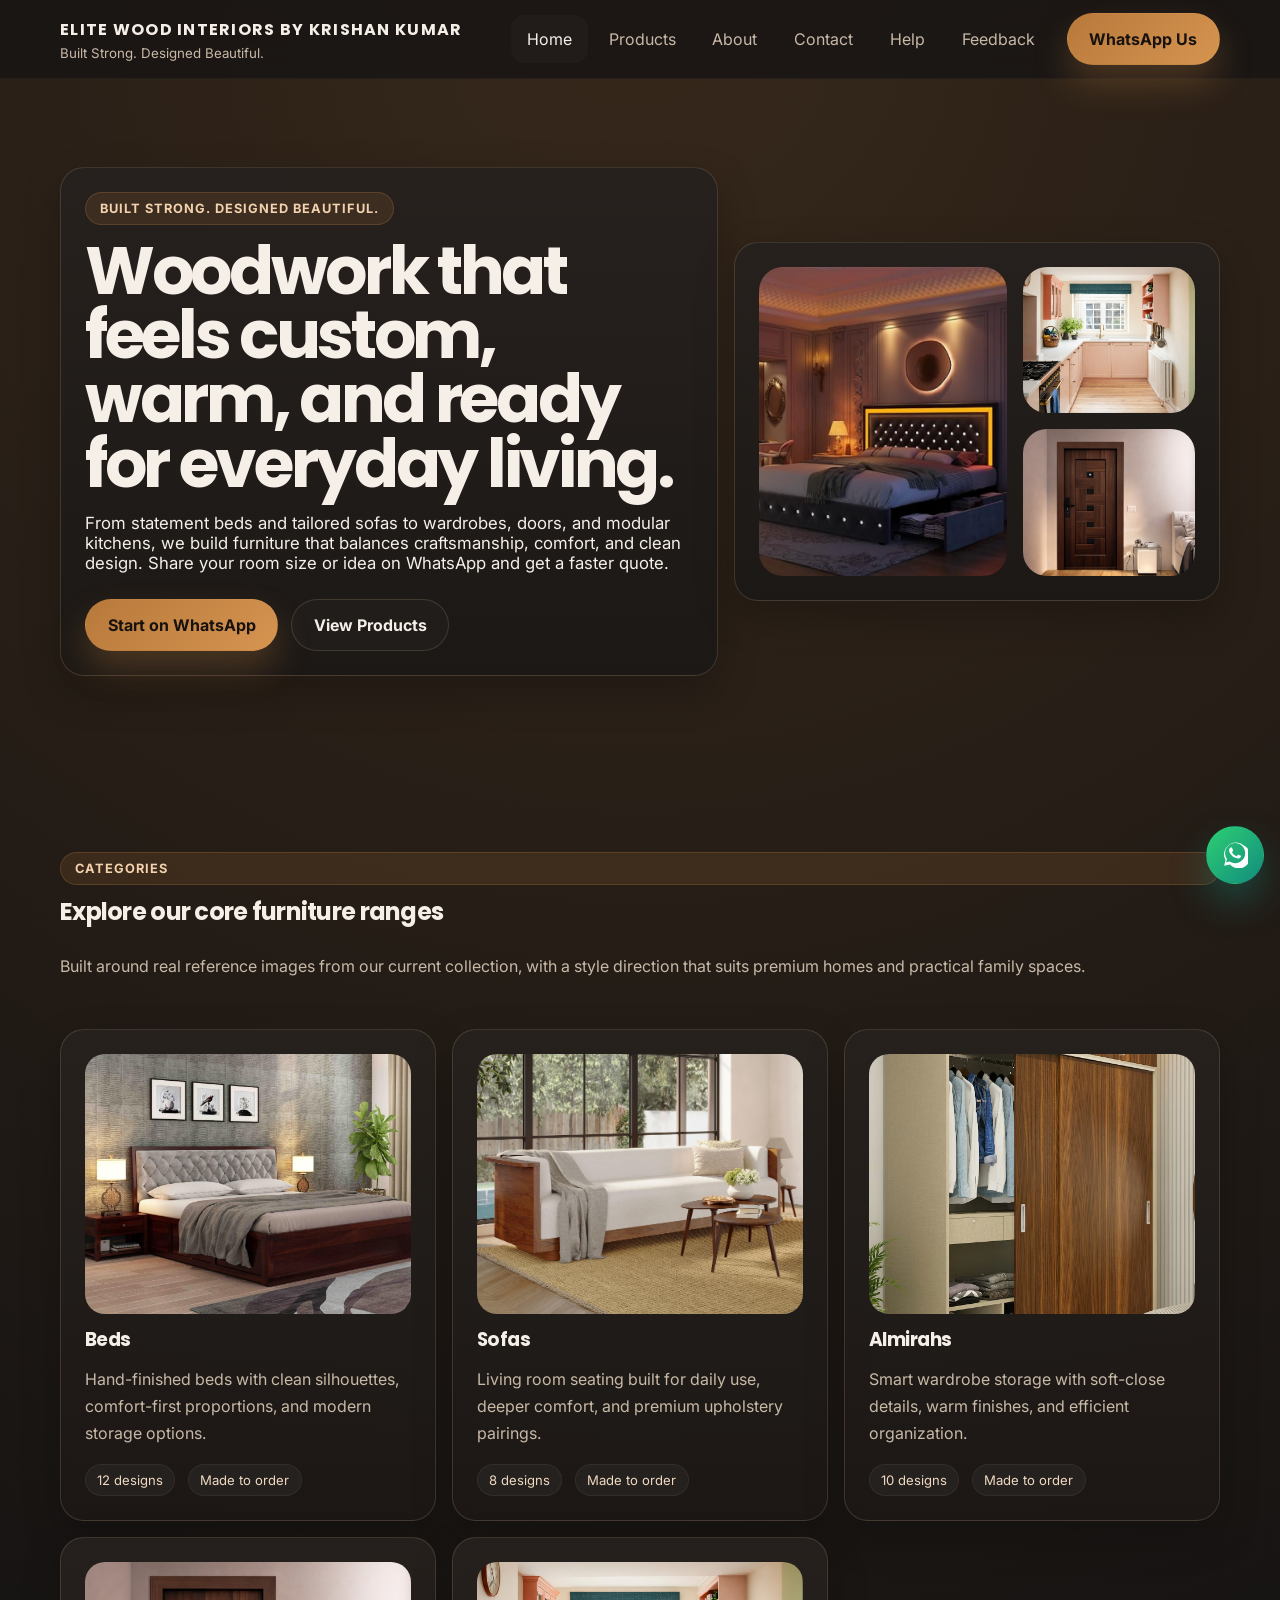
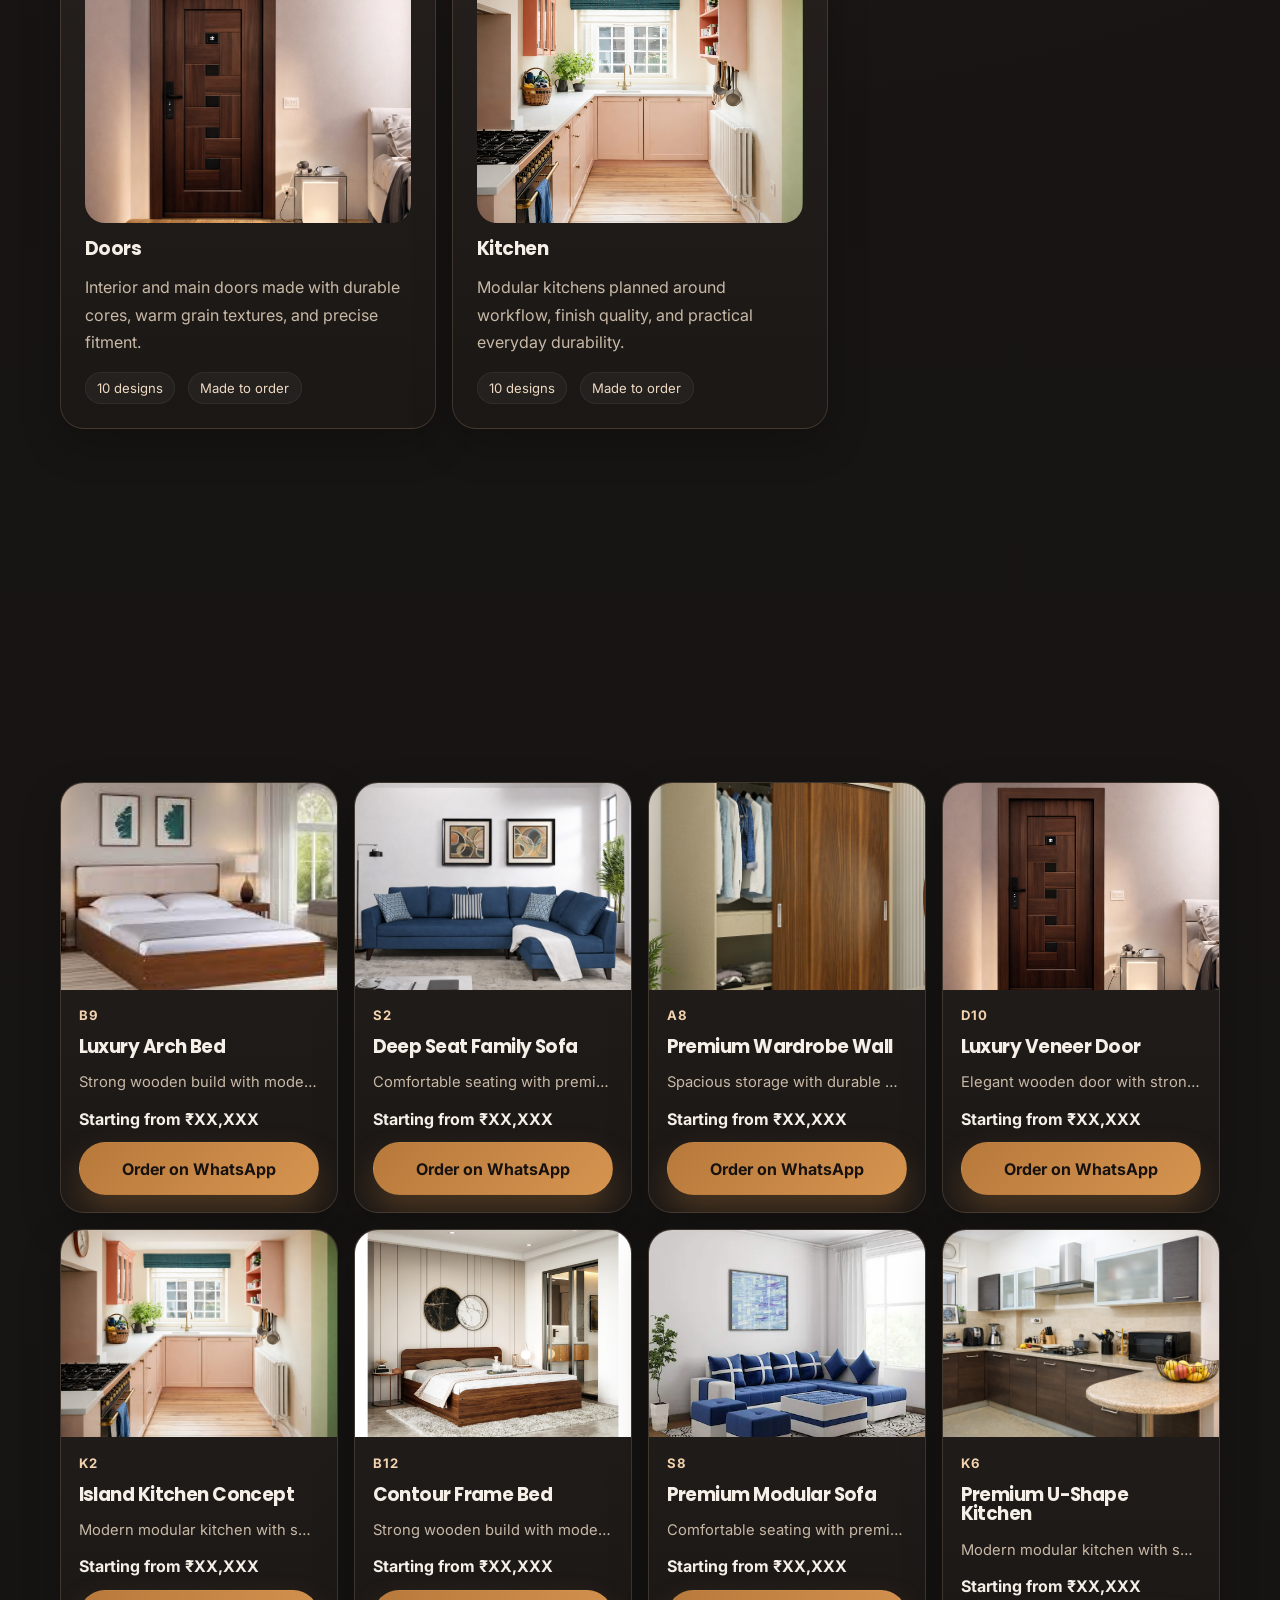
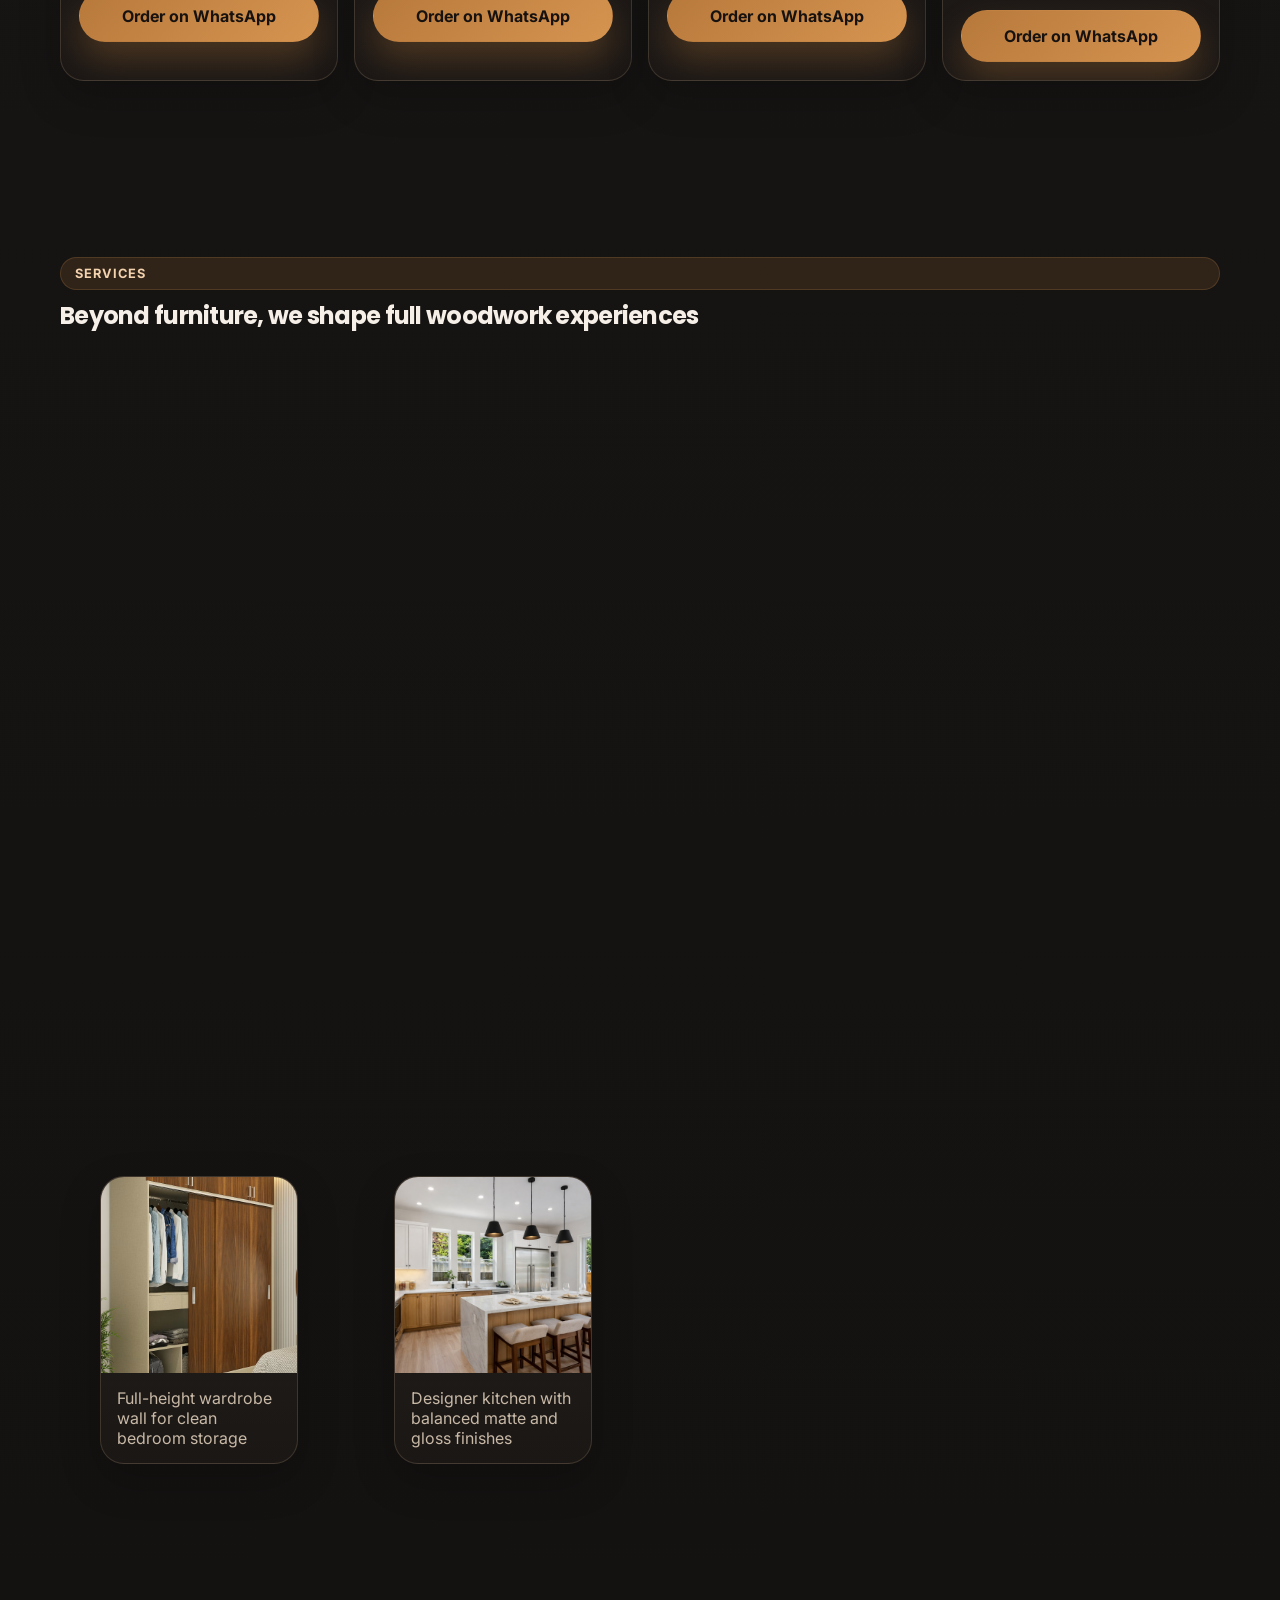
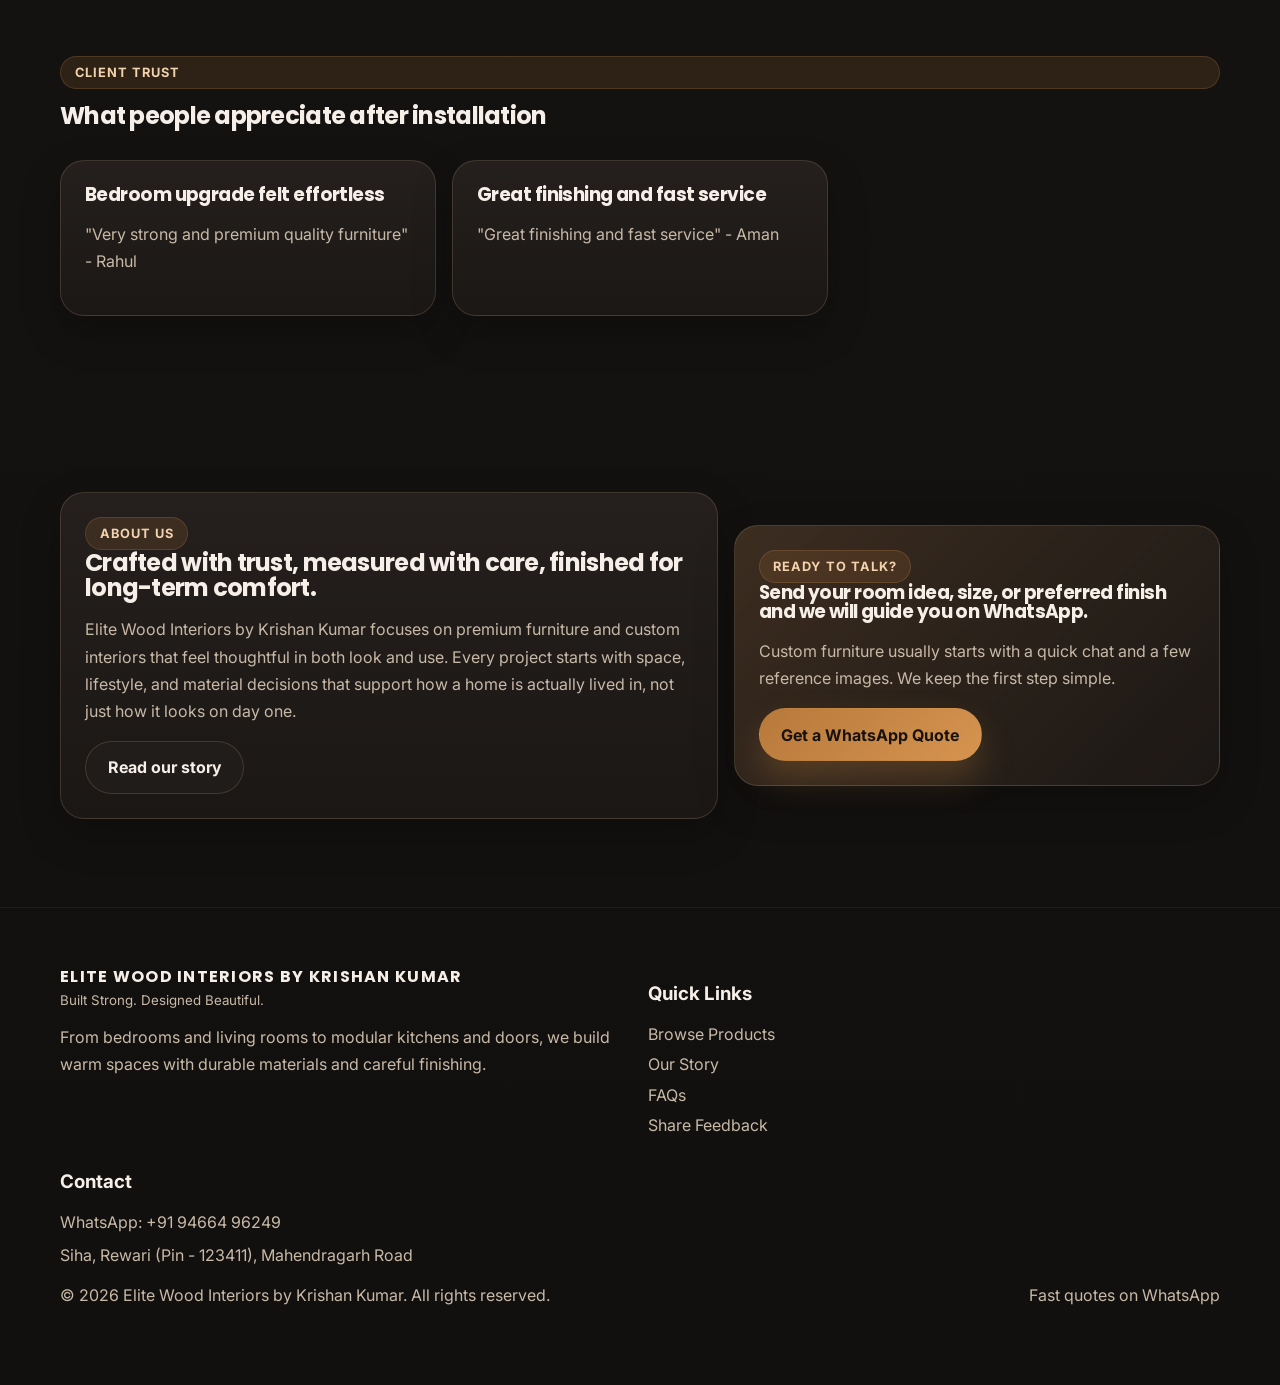
<file: index.html>
<!DOCTYPE html>
<html lang="en">
  <head>
    <meta charset="UTF-8">
    <meta name="viewport" content="width=device-width, initial-scale=1.0">
    <meta name="description" content="Elite Wood Interiors by Krishan Kumar offers premium furniture and custom interiors with WhatsApp-first service.">
    <title>Krishan EliteWoodCraft | Premium Furniture &amp; Custom Interiors</title>
    <script src="adsense.js"></script>
    <link rel="preconnect" href="https://fonts.googleapis.com">
    <link rel="preconnect" href="https://fonts.gstatic.com" crossorigin>
    <link href="https://fonts.googleapis.com/css2?family=Inter:wght@400;500;600;700&family=Poppins:wght@500;600;700;800&display=swap" rel="stylesheet">
    <link rel="stylesheet" href="style.css">
  </head>
  <body data-page="index">
    <div id="site-header"></div>
    <main>
      <section class="hero">
        <div class="container hero-grid">
          <div class="hero-copy" data-reveal>
            <span class="eyebrow">Built Strong. Designed Beautiful.</span>
            <h1>Woodwork that feels custom, warm, and ready for everyday living.</h1>
            <p>From statement beds and tailored sofas to wardrobes, doors, and modular kitchens, we build furniture that balances craftsmanship, comfort, and clean design. Share your room size or idea on WhatsApp and get a faster quote.</p>
            <div class="hero-actions">
              <a class="button" href="https://wa.me/919466496249?text=Hello%2C%20I%20want%20custom%20furniture%20for%20my%20home." target="_blank" rel="noreferrer">Start on WhatsApp</a>
              <a class="button-outline" href="products.html">View Products</a>
            </div>
          </div>
          <div class="hero-card" data-reveal>
            <div class="hero-showcase">
              <div class="hero-showcase-main">
                <img src="assets/images/bed/2.jpg" alt="Cushioned headboard bed in a premium bedroom setup">
              </div>
              <div class="hero-showcase-stack">
                <img src="assets/images/kitchen/2.jpg" alt="Premium modular kitchen with island concept">
                <img src="assets/images/door/10.jpg" alt="Luxury veneer door with rich wood grain">
              </div>
            </div>
          </div>
        </div>
      </section>

      <section class="section">
        <div class="container">
          <div class="section-heading" data-reveal>
            <span class="eyebrow">Categories</span>
            <h2>Explore our core furniture ranges</h2>
            <p>Built around real reference images from our current collection, with a style direction that suits premium homes and practical family spaces.</p>
          </div>
          <div id="category-cards" class="card-grid"></div>
        </div>
      </section>

      <section class="section">
        <div class="container">
          <div class="section-heading" data-reveal>
            <span class="eyebrow">Featured designs</span>
            <h2>Shortlisted pieces clients ask about most</h2>
            <p>These highlighted products are pulled from the shared catalog so featured items and the product grid always stay in sync.</p>
          </div>
          <div id="featured-products" class="products-grid"></div>
        </div>
      </section>

      <section class="section">
        <div class="container">
          <div class="section-heading" data-reveal>
            <span class="eyebrow">Services</span>
            <h2>Beyond furniture, we shape full woodwork experiences</h2>
          </div>
          <div class="grid grid-3">
            <article class="service-card" data-reveal>
              <h3>Custom Kitchen</h3>
              <p>Modular layouts, workflow-driven storage, finish planning, and durable shutter combinations for daily use.</p>
            </article>
            <article class="service-card" data-reveal>
              <h3>Window Work</h3>
              <p>Window framing, trim accents, and coordinated wood finishes that tie the room together with subtle detail.</p>
            </article>
            <article class="service-card" data-reveal>
              <h3>Interior Furniture</h3>
              <p>Wardrobes, TV units, bedroom pieces, and built-in storage designed around space, utility, and long-term comfort.</p>
            </article>
          </div>
        </div>
      </section>

      <section class="section">
        <div class="container">
          <div class="section-heading" data-reveal>
            <span class="eyebrow">Work gallery</span>
            <h2>Recent directions in kitchens, doors, and custom interiors</h2>
          </div>
          <div id="work-gallery" class="gallery-grid"></div>
        </div>
      </section>

      <section class="section">
        <div class="container">
          <div class="section-heading" data-reveal>
            <span class="eyebrow">Client trust</span>
            <h2>What people appreciate after installation</h2>
          </div>
          <div class="grid grid-3">
            <article class="testimonial-card" data-reveal>
              <h3>Bedroom upgrade felt effortless</h3>
              <p>"Very strong and premium quality furniture" - Rahul</p>
            </article>
            <article class="testimonial-card" data-reveal>
              <h3>Great finishing and fast service</h3>
              <p>"Great finishing and fast service" - Aman</p>
            </article>
          </div>
        </div>
      </section>

      <section class="section">
        <div class="container split-grid">
          <div class="panel" data-reveal>
            <span class="eyebrow">About us</span>
            <h2>Crafted with trust, measured with care, finished for long-term comfort.</h2>
            <p>Elite Wood Interiors by Krishan Kumar focuses on premium furniture and custom interiors that feel thoughtful in both look and use. Every project starts with space, lifestyle, and material decisions that support how a home is actually lived in, not just how it looks on day one.</p>
            <a class="button-outline" href="about.html">Read our story</a>
          </div>
          <div class="cta-panel panel" data-reveal>
            <span class="eyebrow">Ready to talk?</span>
            <h3>Send your room idea, size, or preferred finish and we will guide you on WhatsApp.</h3>
            <p>Custom furniture usually starts with a quick chat and a few reference images. We keep the first step simple.</p>
            <a class="button" href="https://wa.me/919466496249?text=Hello%2C%20I%20want%20custom%20furniture%20for%20my%20home." target="_blank" rel="noreferrer">Get a WhatsApp Quote</a>
          </div>
        </div>
      </section>
    </main>
    <div id="site-footer"></div>
    <div id="floating-whatsapp"></div>
    <script src="script.js"></script>
  </body>
</html>
</file>
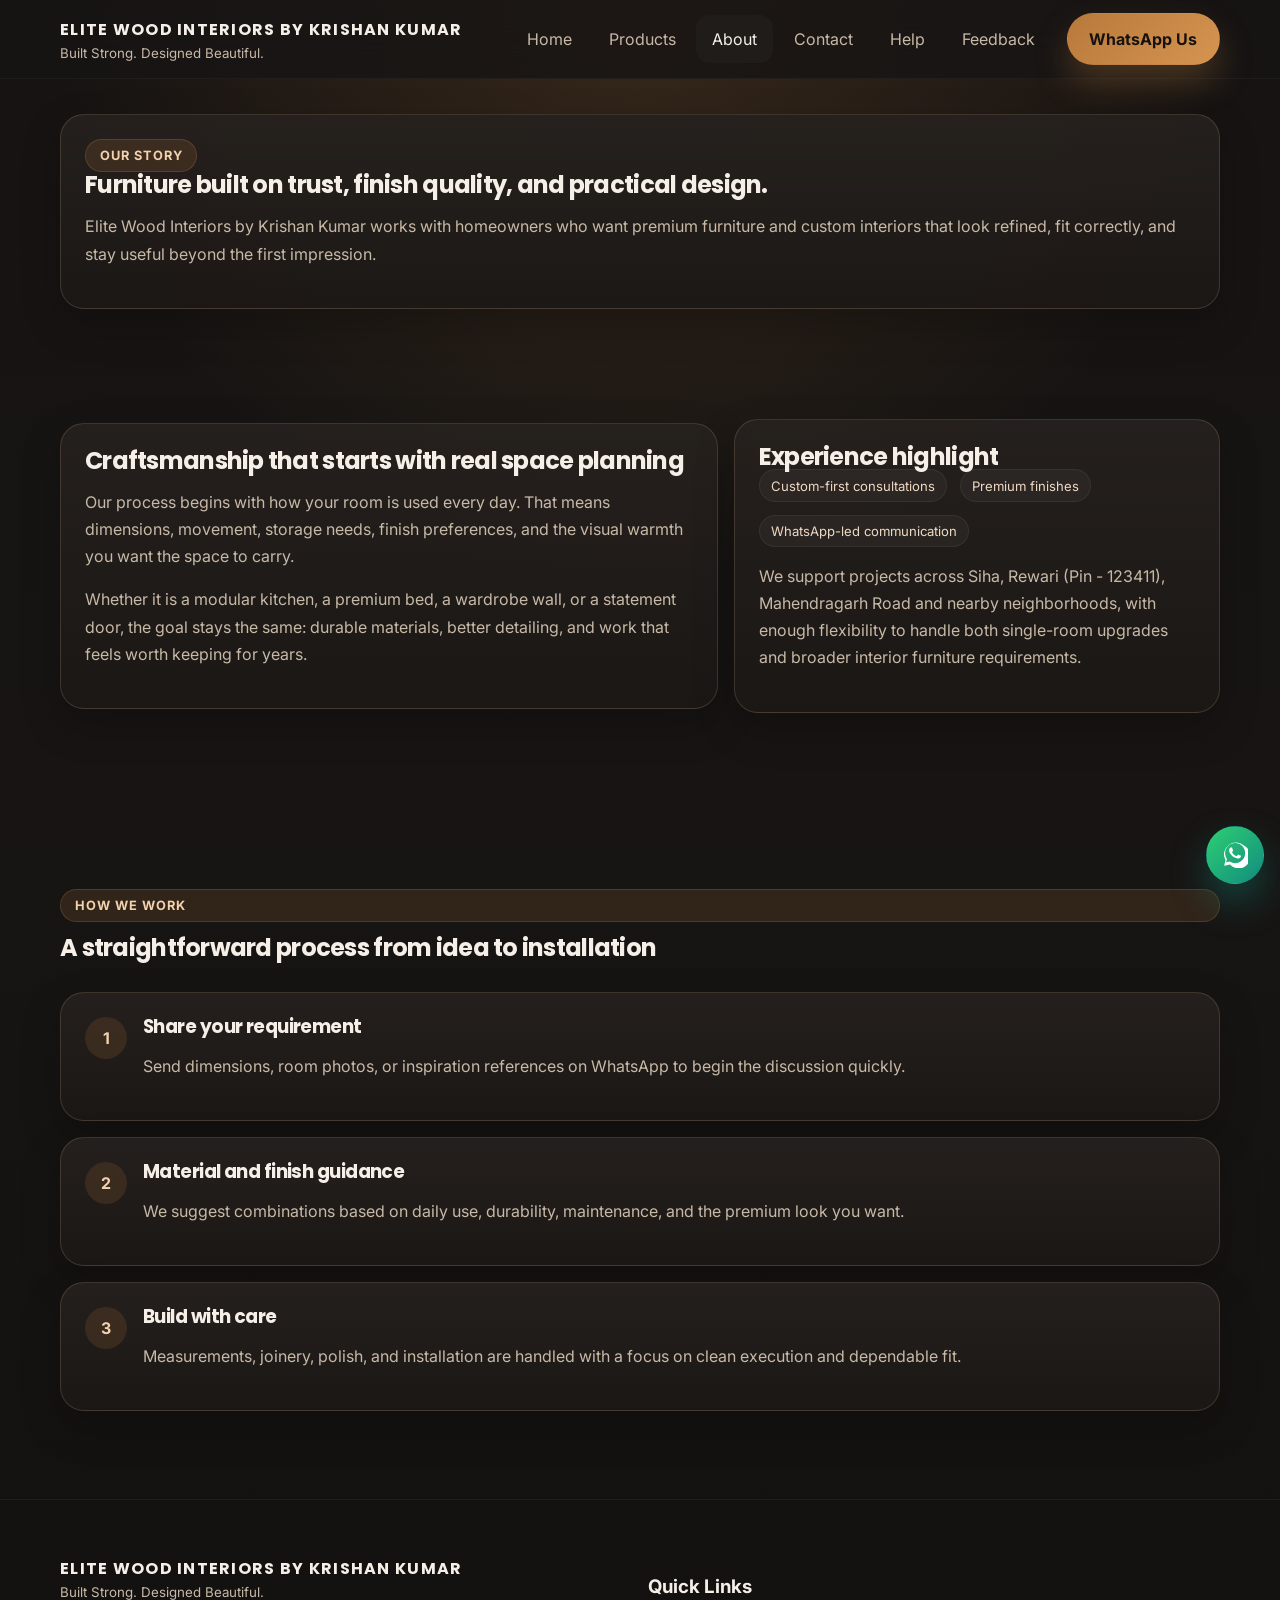
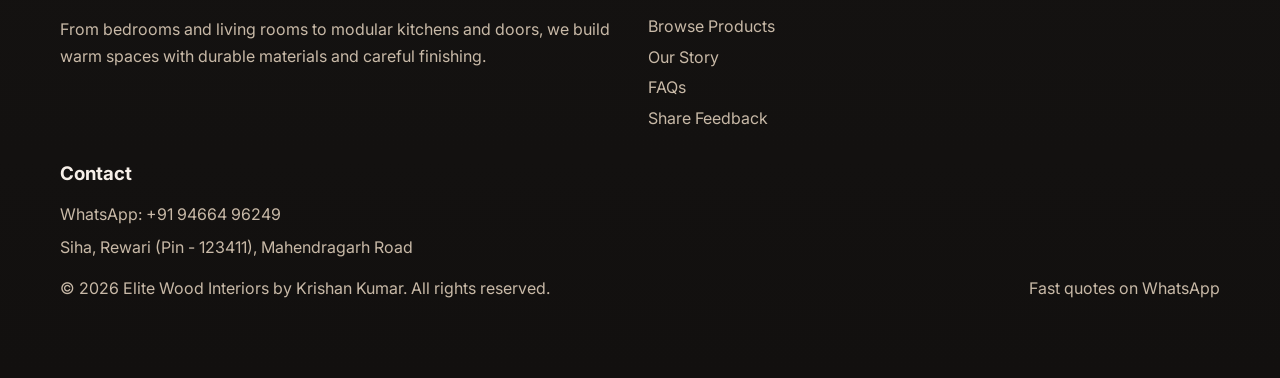
<file: about.html>
<!DOCTYPE html>
<html lang="en">
  <head>
    <meta charset="UTF-8">
    <meta name="viewport" content="width=device-width, initial-scale=1.0">
    <meta name="description" content="Learn about the craftsmanship, quality, and custom approach behind Elite Wood Interiors by Krishan Kumar.">
    <title>Krishan EliteWoodCraft | Premium Furniture &amp; Custom Interiors</title>
    <script src="adsense.js"></script>
    <link rel="preconnect" href="https://fonts.googleapis.com">
    <link rel="preconnect" href="https://fonts.gstatic.com" crossorigin>
    <link href="https://fonts.googleapis.com/css2?family=Inter:wght@400;500;600;700&family=Poppins:wght@500;600;700;800&display=swap" rel="stylesheet">
    <link rel="stylesheet" href="style.css">
  </head>
  <body data-page="about">
    <div id="site-header"></div>
    <main>
      <section class="page-hero">
        <div class="container">
          <div class="panel" data-reveal>
            <span class="eyebrow">Our story</span>
            <h1>Furniture built on trust, finish quality, and practical design.</h1>
            <p class="lede">Elite Wood Interiors by Krishan Kumar works with homeowners who want premium furniture and custom interiors that look refined, fit correctly, and stay useful beyond the first impression.</p>
          </div>
        </div>
      </section>
      <section class="section">
        <div class="container split-grid">
          <div class="panel" data-reveal>
            <h2>Craftsmanship that starts with real space planning</h2>
            <p>Our process begins with how your room is used every day. That means dimensions, movement, storage needs, finish preferences, and the visual warmth you want the space to carry.</p>
            <p>Whether it is a modular kitchen, a premium bed, a wardrobe wall, or a statement door, the goal stays the same: durable materials, better detailing, and work that feels worth keeping for years.</p>
          </div>
          <div class="panel" data-reveal>
            <h2>Experience highlight</h2>
            <div class="badge-row">
              <span class="badge">Custom-first consultations</span>
              <span class="badge">Premium finishes</span>
              <span class="badge">WhatsApp-led communication</span>
            </div>
            <p>We support projects across Siha, Rewari (Pin - 123411), Mahendragarh Road and nearby neighborhoods, with enough flexibility to handle both single-room upgrades and broader interior furniture requirements.</p>
          </div>
        </div>
      </section>
      <section class="section">
        <div class="container">
          <div class="section-heading" data-reveal>
            <span class="eyebrow">How we work</span>
            <h2>A straightforward process from idea to installation</h2>
          </div>
          <div class="timeline">
            <div class="panel timeline-step" data-reveal>
              <strong>1</strong>
              <div>
                <h3>Share your requirement</h3>
                <p>Send dimensions, room photos, or inspiration references on WhatsApp to begin the discussion quickly.</p>
              </div>
            </div>
            <div class="panel timeline-step" data-reveal>
              <strong>2</strong>
              <div>
                <h3>Material and finish guidance</h3>
                <p>We suggest combinations based on daily use, durability, maintenance, and the premium look you want.</p>
              </div>
            </div>
            <div class="panel timeline-step" data-reveal>
              <strong>3</strong>
              <div>
                <h3>Build with care</h3>
                <p>Measurements, joinery, polish, and installation are handled with a focus on clean execution and dependable fit.</p>
              </div>
            </div>
          </div>
        </div>
      </section>
    </main>
    <div id="site-footer"></div>
    <div id="floating-whatsapp"></div>
    <script src="script.js"></script>
  </body>
</html>
</file>
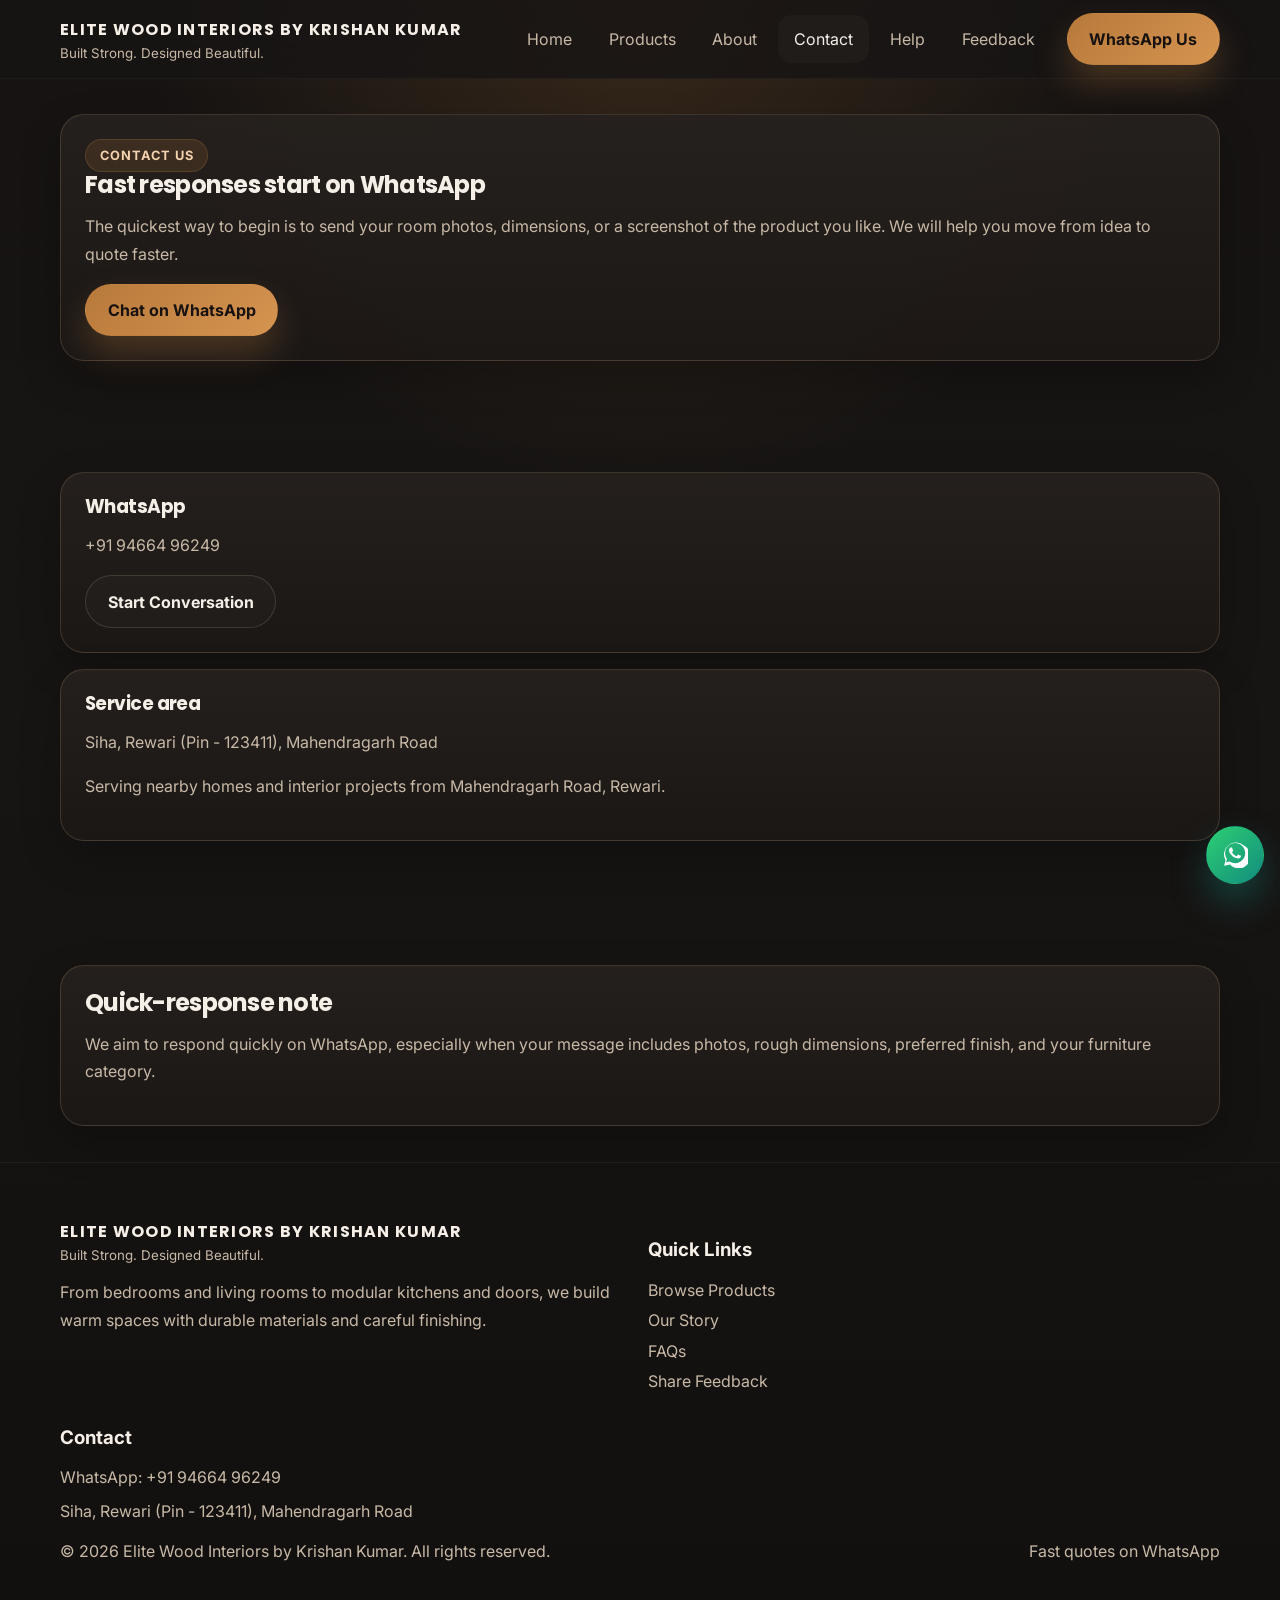
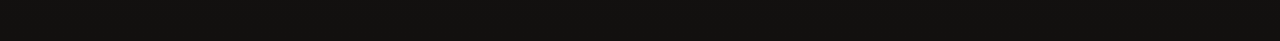
<file: contact.html>
<!DOCTYPE html>
<html lang="en">
  <head>
    <meta charset="UTF-8">
    <meta name="viewport" content="width=device-width, initial-scale=1.0">
    <meta name="description" content="Contact Elite Wood Interiors by Krishan Kumar on WhatsApp for premium furniture and custom interiors.">
    <title>Krishan EliteWoodCraft | Premium Furniture &amp; Custom Interiors</title>
    <script src="adsense.js"></script>
    <link rel="preconnect" href="https://fonts.googleapis.com">
    <link rel="preconnect" href="https://fonts.gstatic.com" crossorigin>
    <link href="https://fonts.googleapis.com/css2?family=Inter:wght@400;500;600;700&family=Poppins:wght@500;600;700;800&display=swap" rel="stylesheet">
    <link rel="stylesheet" href="style.css">
  </head>
  <body data-page="contact">
    <div id="site-header"></div>
    <main>
      <section class="page-hero">
        <div class="container">
          <div class="panel" data-reveal>
            <span class="eyebrow">Contact us</span>
            <h1>Fast responses start on WhatsApp</h1>
            <p class="lede">The quickest way to begin is to send your room photos, dimensions, or a screenshot of the product you like. We will help you move from idea to quote faster.</p>
            <div class="button-row">
              <a class="button" href="https://wa.me/919466496249?text=Hello%2C%20I%20want%20custom%20furniture%20for%20my%20home." target="_blank" rel="noreferrer">Chat on WhatsApp</a>
            </div>
          </div>
        </div>
      </section>
      <section class="section">
        <div class="container grid">
          <article class="contact-card" data-reveal>
            <h3>WhatsApp</h3>
            <p>+91 94664 96249</p>
            <a class="button-outline" href="https://wa.me/919466496249?text=Hello%2C%20I%20want%20custom%20furniture%20for%20my%20home." target="_blank" rel="noreferrer">Start Conversation</a>
          </article>
          <article class="contact-card" data-reveal>
            <h3>Service area</h3>
            <p>Siha, Rewari (Pin - 123411), Mahendragarh Road</p>
            <p class="text-muted">Serving nearby homes and interior projects from Mahendragarh Road, Rewari.</p>
          </article>
        </div>
      </section>
      <section class="section-tight">
        <div class="container">
          <div class="panel" data-reveal>
            <h2>Quick-response note</h2>
            <p>We aim to respond quickly on WhatsApp, especially when your message includes photos, rough dimensions, preferred finish, and your furniture category.</p>
          </div>
        </div>
      </section>
    </main>
    <div id="site-footer"></div>
    <div id="floating-whatsapp"></div>
    <script src="script.js"></script>
  </body>
</html>
</file>
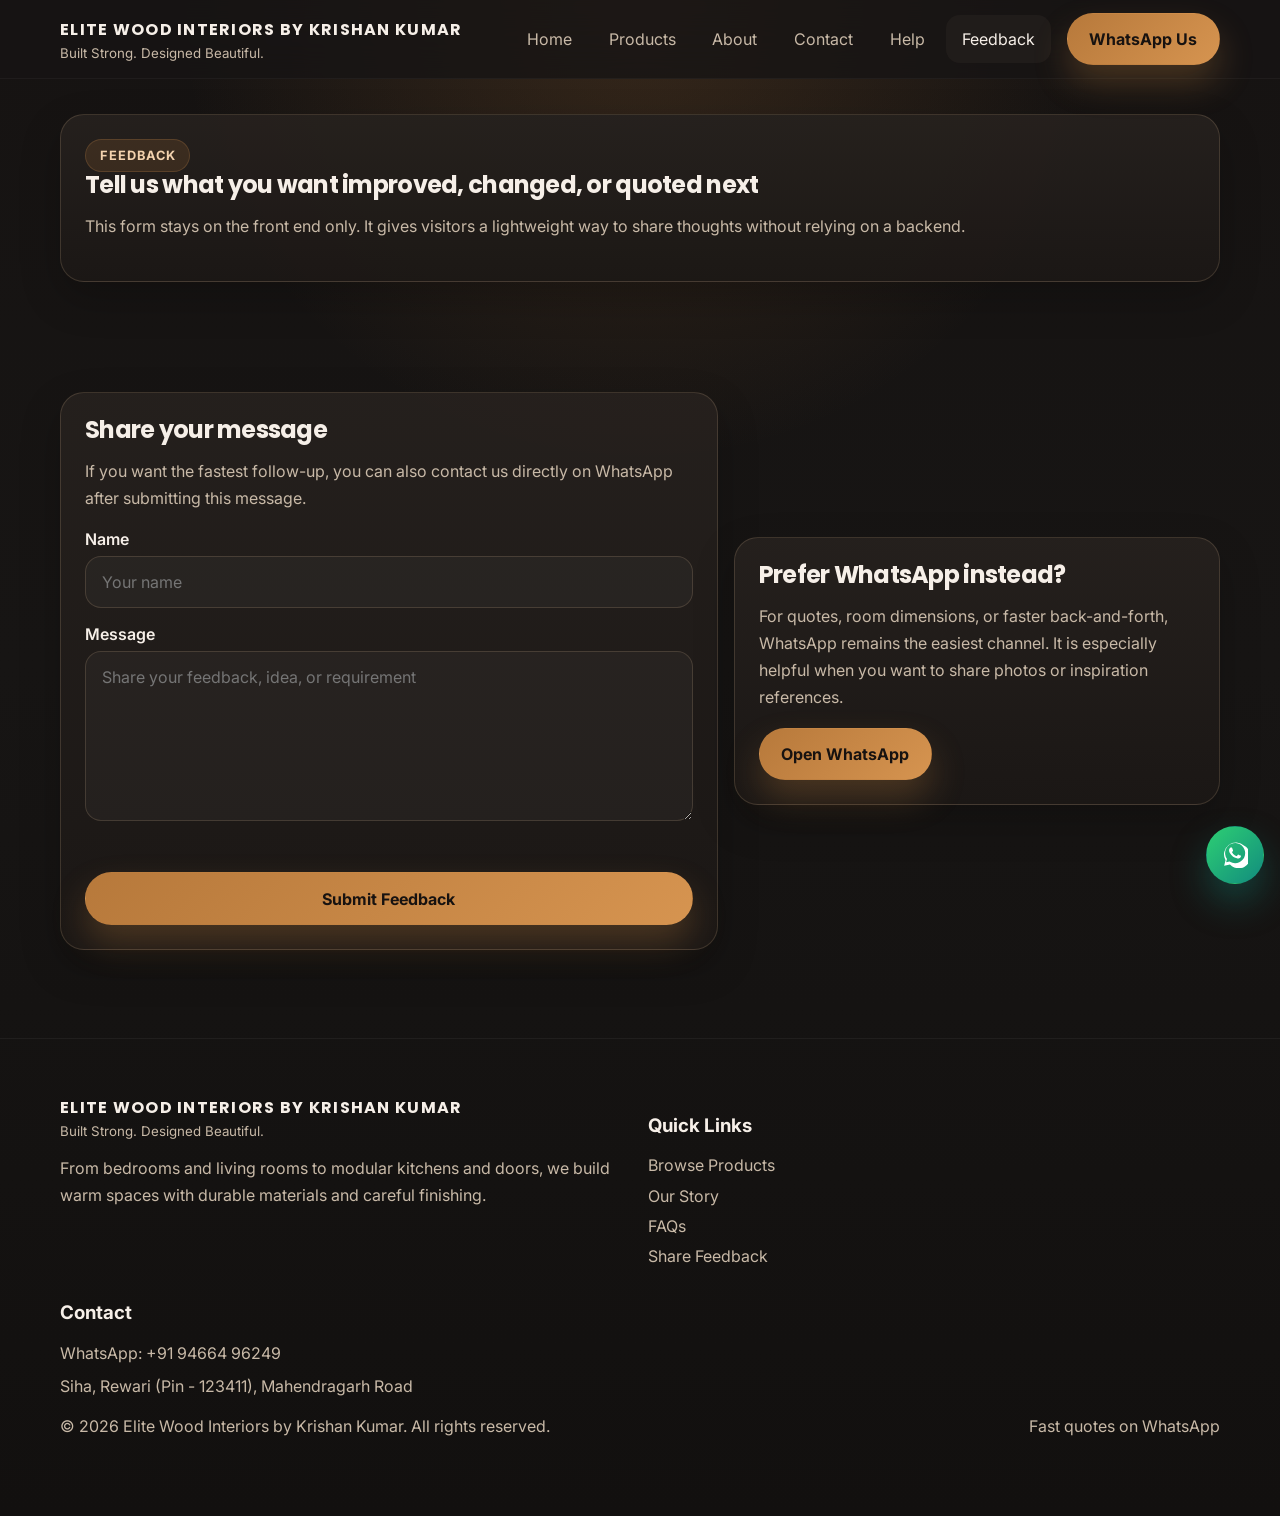
<file: feedback.html>
<!DOCTYPE html>
<html lang="en">
  <head>
    <meta charset="UTF-8">
    <meta name="viewport" content="width=device-width, initial-scale=1.0">
    <meta name="description" content="Send your feedback to Elite Wood Interiors by Krishan Kumar through a simple front-end form.">
    <title>Krishan EliteWoodCraft | Premium Furniture &amp; Custom Interiors</title>
    <script src="adsense.js"></script>
    <link rel="preconnect" href="https://fonts.googleapis.com">
    <link rel="preconnect" href="https://fonts.gstatic.com" crossorigin>
    <link href="https://fonts.googleapis.com/css2?family=Inter:wght@400;500;600;700&family=Poppins:wght@500;600;700;800&display=swap" rel="stylesheet">
    <link rel="stylesheet" href="style.css">
  </head>
  <body data-page="feedback">
    <div id="site-header"></div>
    <main>
      <section class="page-hero">
        <div class="container">
          <div class="panel" data-reveal>
            <span class="eyebrow">Feedback</span>
            <h1>Tell us what you want improved, changed, or quoted next</h1>
            <p class="lede">This form stays on the front end only. It gives visitors a lightweight way to share thoughts without relying on a backend.</p>
          </div>
        </div>
      </section>
      <section class="section">
        <div class="container split-grid">
          <div class="feedback-card" data-reveal>
            <h2>Share your message</h2>
            <p class="form-note">If you want the fastest follow-up, you can also contact us directly on WhatsApp after submitting this message.</p>
            <form id="feedback-form" novalidate>
              <div class="form-grid">
                <div class="field">
                  <label for="name">Name</label>
                  <input id="name" name="name" type="text" placeholder="Your name">
                </div>
                <div class="field">
                  <label for="message">Message</label>
                  <textarea id="message" name="message" placeholder="Share your feedback, idea, or requirement"></textarea>
                </div>
                <div class="error-message" id="feedback-error" aria-live="polite"></div>
                <button class="button" type="submit">Submit Feedback</button>
                <div class="success-message" id="feedback-success" hidden aria-live="polite"></div>
              </div>
            </form>
          </div>
          <div class="panel" data-reveal>
            <h2>Prefer WhatsApp instead?</h2>
            <p>For quotes, room dimensions, or faster back-and-forth, WhatsApp remains the easiest channel. It is especially helpful when you want to share photos or inspiration references.</p>
            <a class="button" href="https://wa.me/919729502887?text=Hello%2C%20I%20want%20custom%20furniture%20for%20my%20home." target="_blank" rel="noreferrer">Open WhatsApp</a>
          </div>
        </div>
      </section>
    </main>
    <div id="site-footer"></div>
    <div id="floating-whatsapp"></div>
    <script src="script.js"></script>
  </body>
</html>
</file>
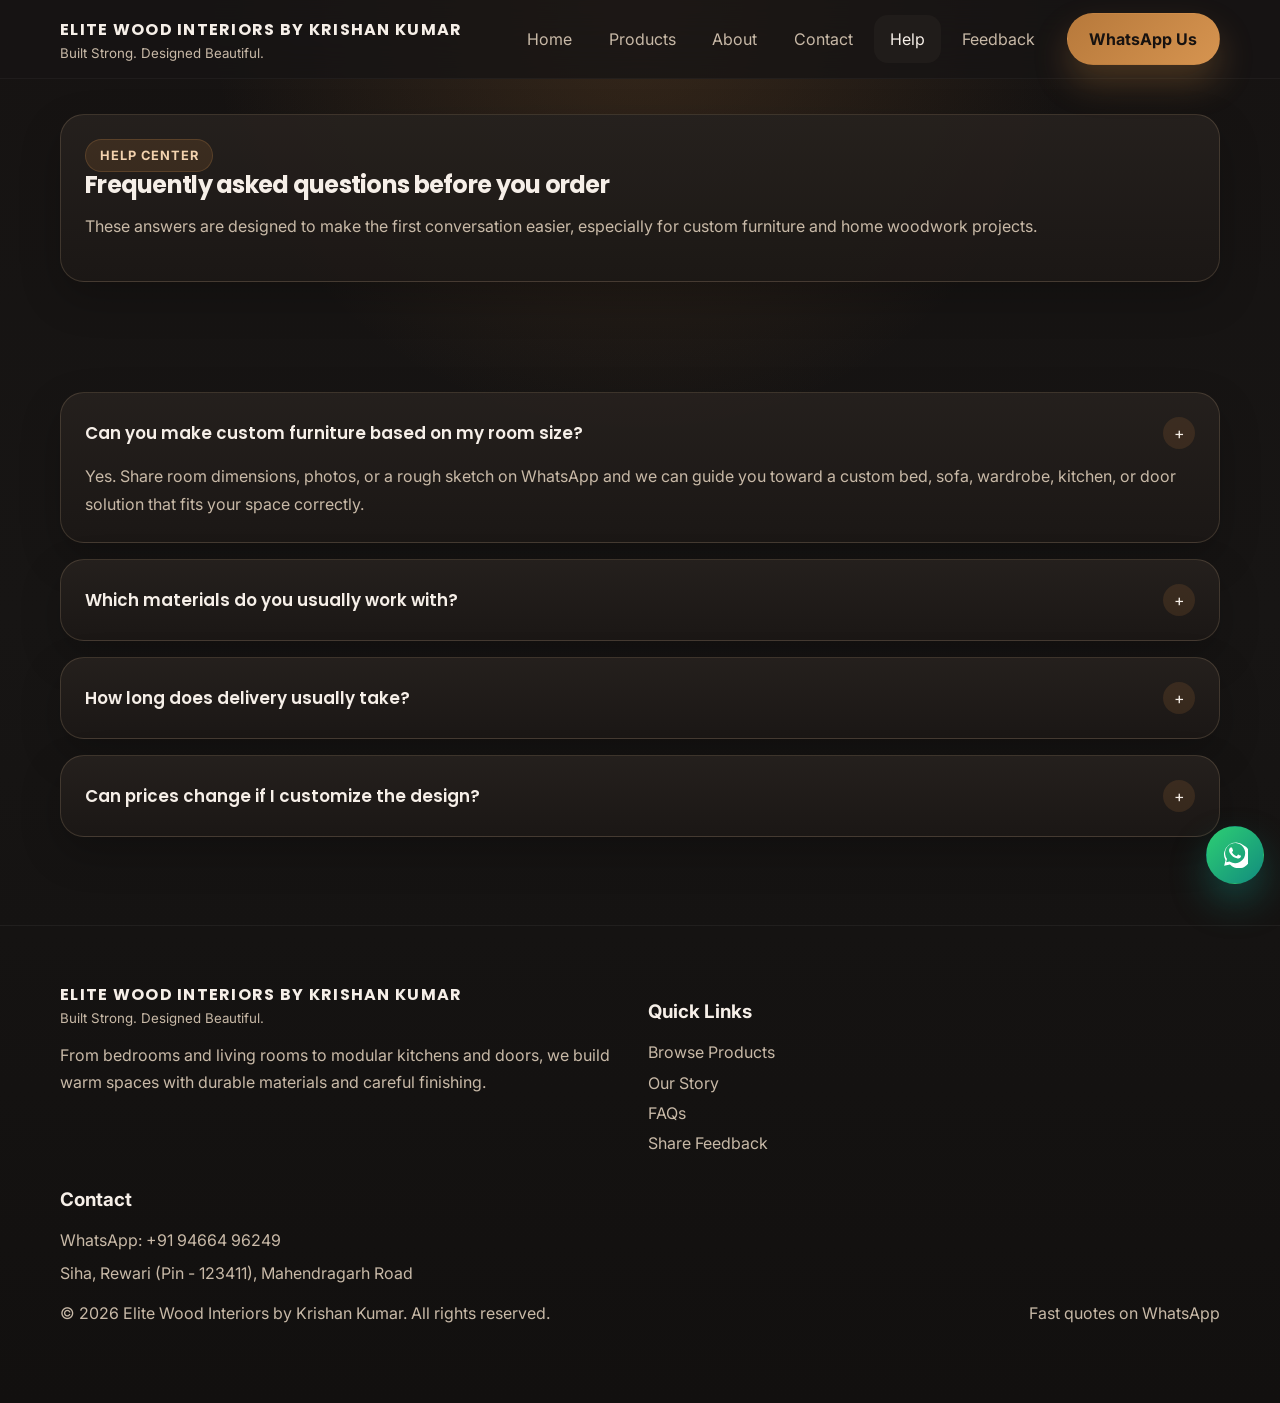
<file: help.html>
<!DOCTYPE html>
<html lang="en">
  <head>
    <meta charset="UTF-8">
    <meta name="viewport" content="width=device-width, initial-scale=1.0">
    <meta name="description" content="Find answers to common questions about custom wooden furniture, materials, timelines, and pricing.">
    <title>Krishan EliteWoodCraft | Premium Furniture &amp; Custom Interiors</title>
    <script src="adsense.js"></script>
    <link rel="preconnect" href="https://fonts.googleapis.com">
    <link rel="preconnect" href="https://fonts.gstatic.com" crossorigin>
    <link href="https://fonts.googleapis.com/css2?family=Inter:wght@400;500;600;700&family=Poppins:wght@500;600;700;800&display=swap" rel="stylesheet">
    <link rel="stylesheet" href="style.css">
  </head>
  <body data-page="help">
    <div id="site-header"></div>
    <main>
      <section class="page-hero">
        <div class="container">
          <div class="panel" data-reveal>
            <span class="eyebrow">Help center</span>
            <h1>Frequently asked questions before you order</h1>
            <p class="lede">These answers are designed to make the first conversation easier, especially for custom furniture and home woodwork projects.</p>
          </div>
        </div>
      </section>
      <section class="section">
        <div class="container grid">
          <article class="faq-item" data-open="true" data-reveal>
            <button class="faq-question" type="button" aria-expanded="true">
              <span>Can you make custom furniture based on my room size?</span>
              <span class="faq-icon">+</span>
            </button>
            <div class="faq-answer">
              Yes. Share room dimensions, photos, or a rough sketch on WhatsApp and we can guide you toward a custom bed, sofa, wardrobe, kitchen, or door solution that fits your space correctly.
            </div>
          </article>
          <article class="faq-item" data-open="false" data-reveal>
            <button class="faq-question" type="button" aria-expanded="false">
              <span>Which materials do you usually work with?</span>
              <span class="faq-icon">+</span>
            </button>
            <div class="faq-answer">
              Material recommendations depend on the product and usage. We commonly discuss solid wood, commercial or BWR ply, HDHMR, veneers, laminates, and premium finish combinations for durability and style.
            </div>
          </article>
          <article class="faq-item" data-open="false" data-reveal>
            <button class="faq-question" type="button" aria-expanded="false">
              <span>How long does delivery usually take?</span>
              <span class="faq-icon">+</span>
            </button>
            <div class="faq-answer">
              Timelines vary by category and customization level. Straightforward pieces may move faster, while modular kitchens and larger interior packages need more planning, fabrication, and installation coordination.
            </div>
          </article>
          <article class="faq-item" data-open="false" data-reveal>
            <button class="faq-question" type="button" aria-expanded="false">
              <span>Can prices change if I customize the design?</span>
              <span class="faq-icon">+</span>
            </button>
            <div class="faq-answer">
              Yes. Pricing changes with dimensions, material grade, finish type, hardware, storage complexity, and installation scope. The listed prices are starting references to help you compare categories.
            </div>
          </article>
        </div>
      </section>
    </main>
    <div id="site-footer"></div>
    <div id="floating-whatsapp"></div>
    <script src="script.js"></script>
  </body>
</html>
</file>
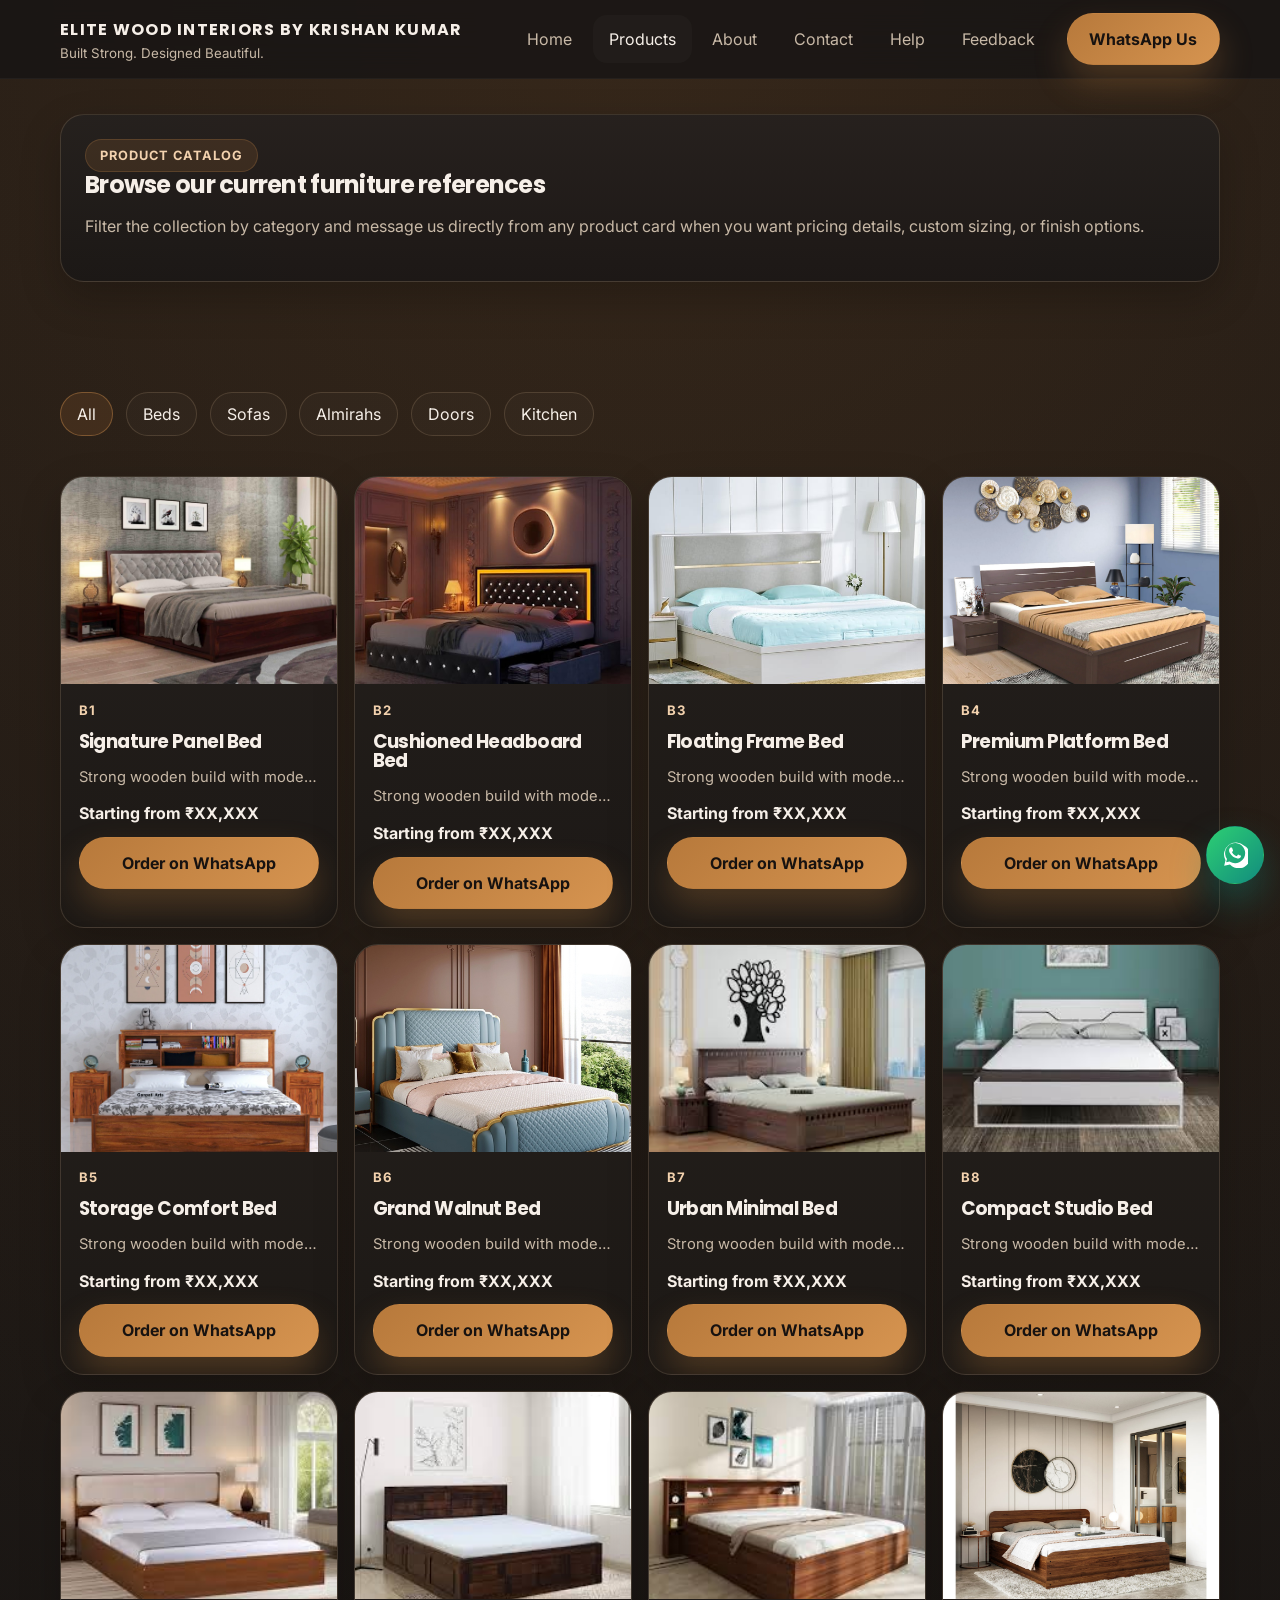
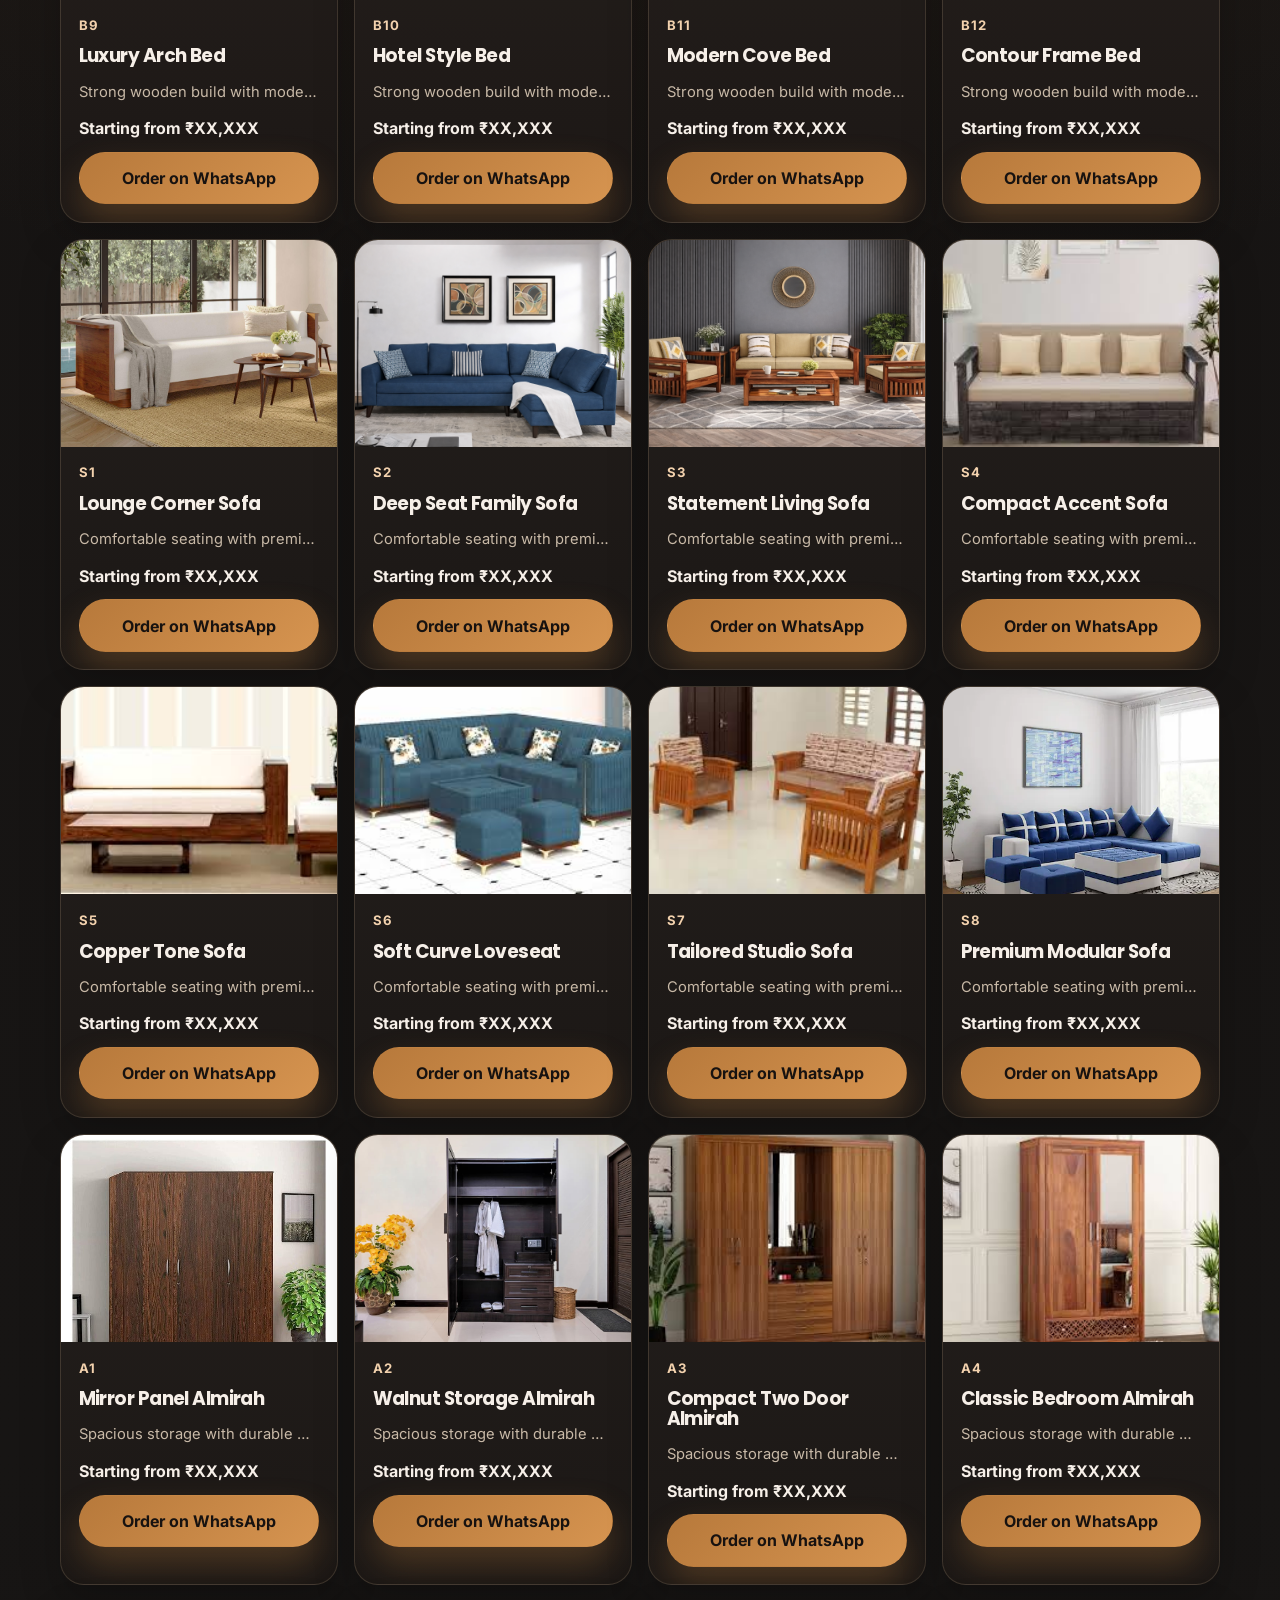
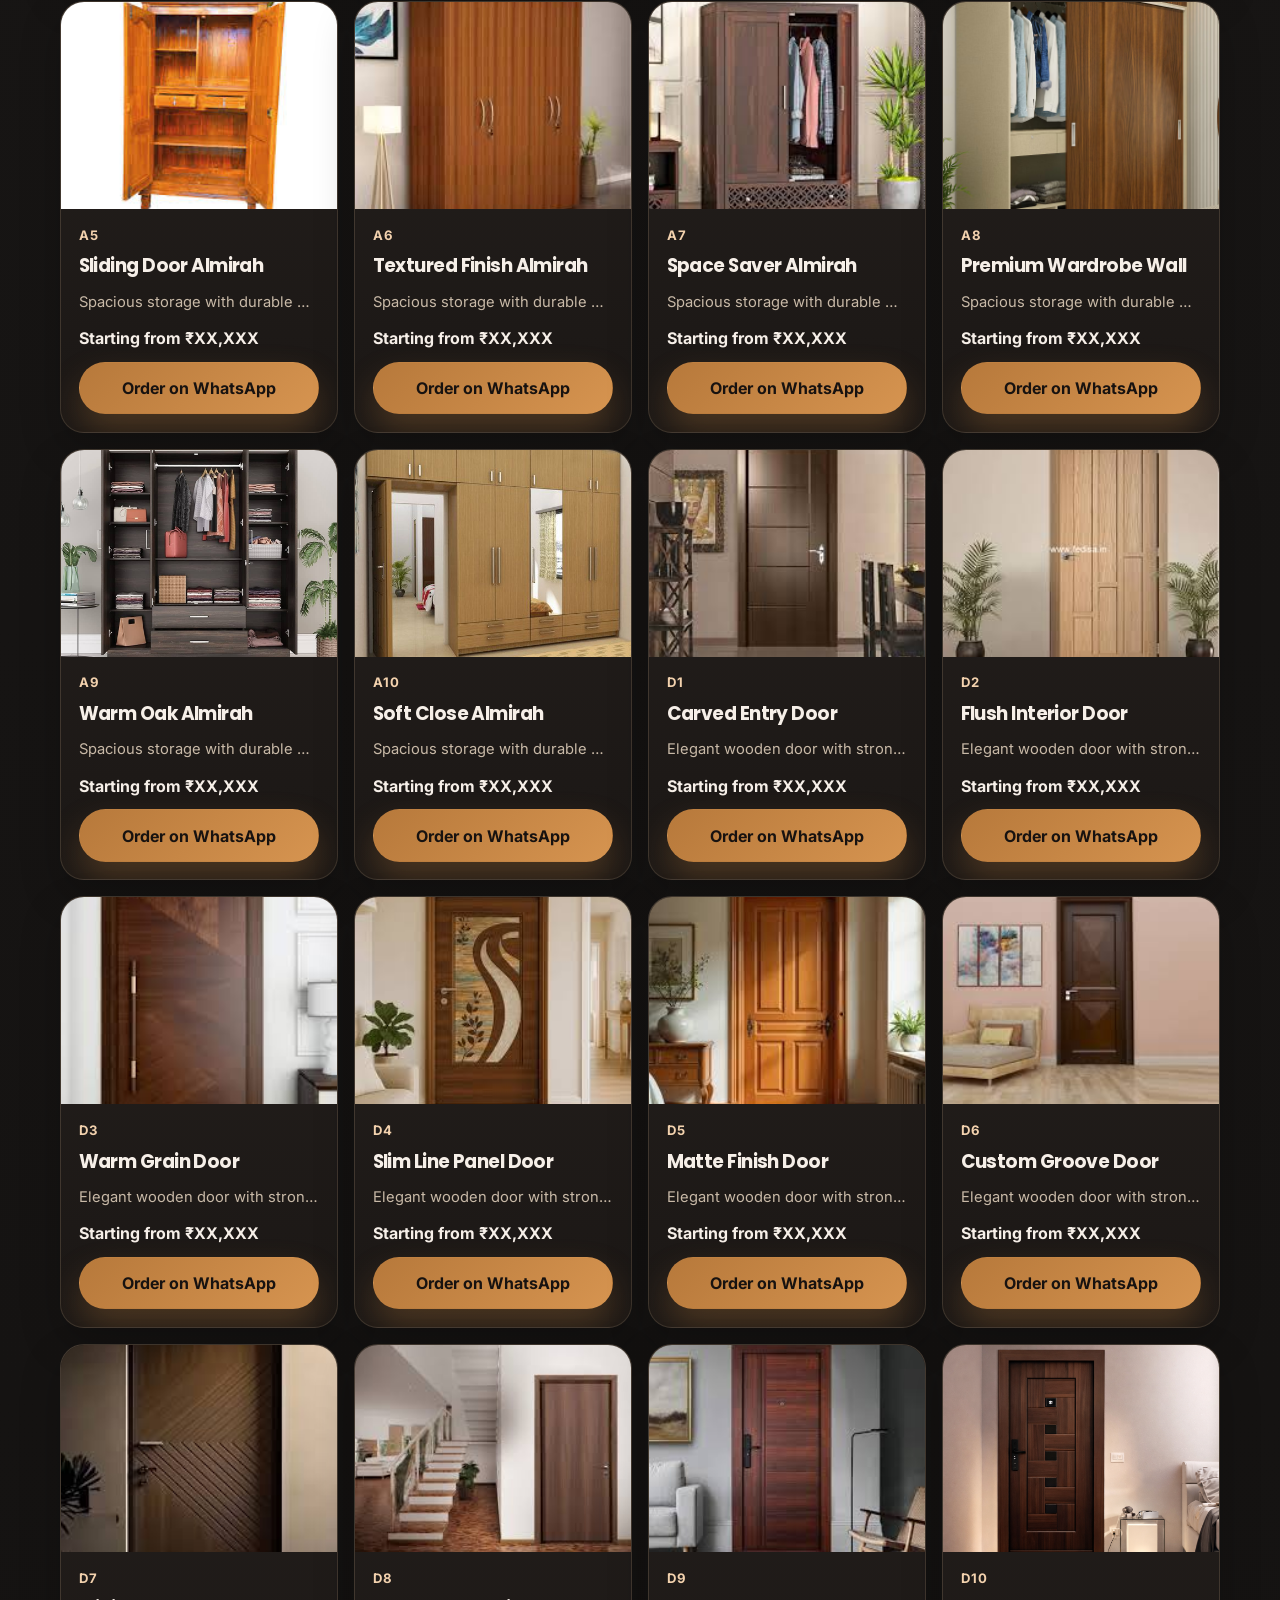
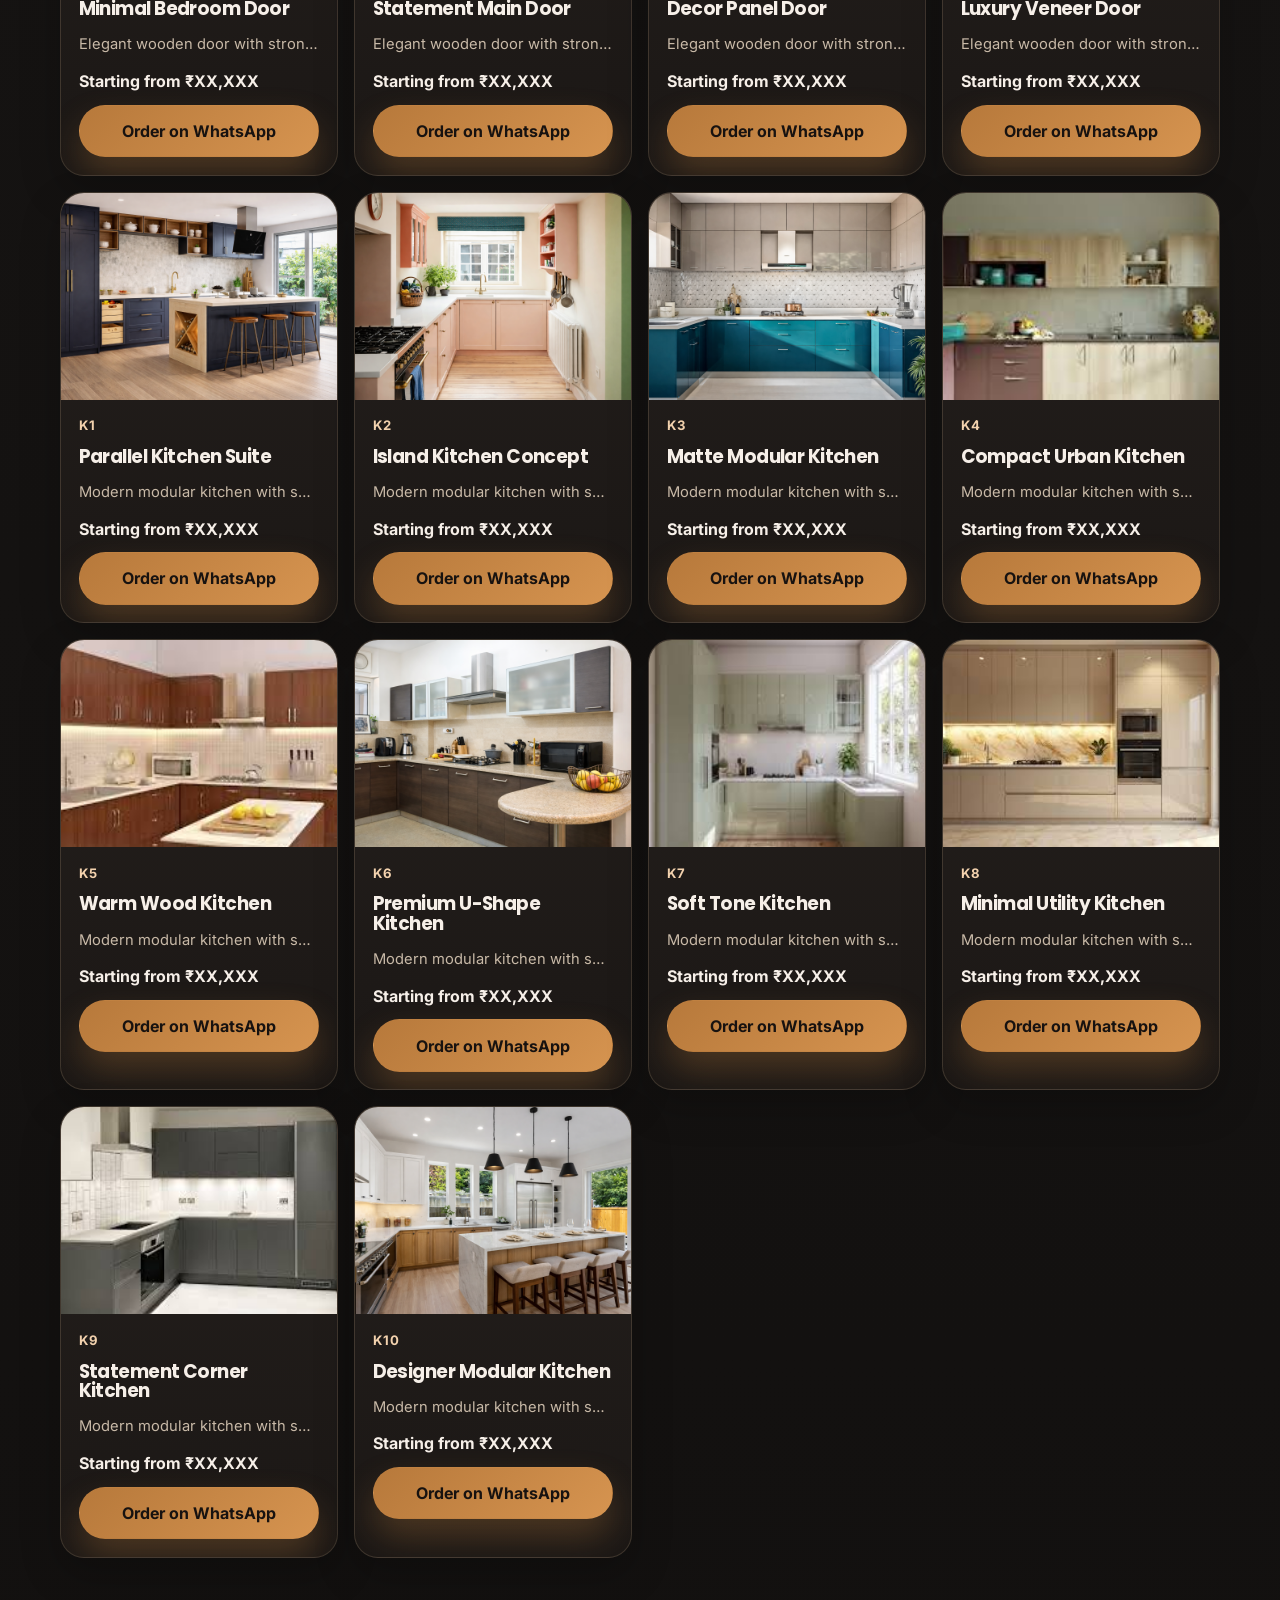
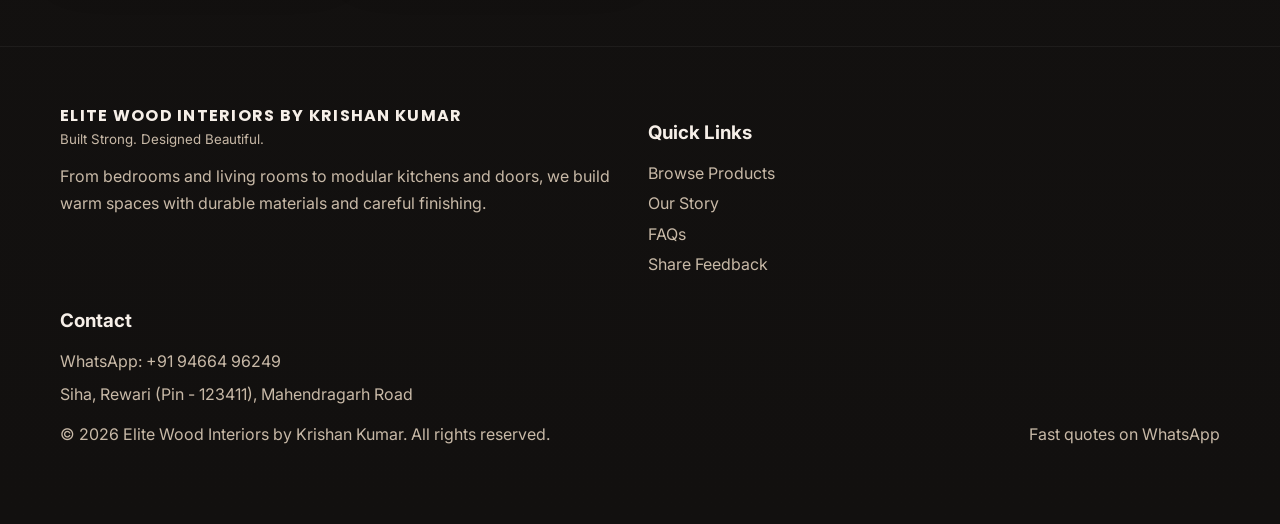
<file: products.html>
<!DOCTYPE html>
<html lang="en">
  <head>
    <meta charset="UTF-8">
    <meta name="viewport" content="width=device-width, initial-scale=1.0">
    <meta name="description" content="Browse premium furniture and custom interior products from Elite Wood Interiors by Krishan Kumar.">
    <title>Krishan EliteWoodCraft | Premium Furniture &amp; Custom Interiors</title>
    <script src="adsense.js"></script>
    <link rel="preconnect" href="https://fonts.googleapis.com">
    <link rel="preconnect" href="https://fonts.gstatic.com" crossorigin>
    <link href="https://fonts.googleapis.com/css2?family=Inter:wght@400;500;600;700&family=Poppins:wght@500;600;700;800&display=swap" rel="stylesheet">
    <link rel="stylesheet" href="style.css">
  </head>
  <body data-page="products">
    <div id="site-header"></div>
    <main>
      <section class="page-hero">
        <div class="container">
          <div class="panel" data-reveal>
            <span class="eyebrow">Product catalog</span>
            <h1>Browse our current furniture references</h1>
            <p class="lede">Filter the collection by category and message us directly from any product card when you want pricing details, custom sizing, or finish options.</p>
          </div>
        </div>
      </section>
      <section class="section">
        <div class="container">
          <div class="filters" data-reveal aria-label="Product categories">
            <button class="filter-chip" type="button" data-filter="all" aria-pressed="true">All</button>
            <button class="filter-chip" type="button" data-filter="bed" aria-pressed="false">Beds</button>
            <button class="filter-chip" type="button" data-filter="sofa" aria-pressed="false">Sofas</button>
            <button class="filter-chip" type="button" data-filter="almirah" aria-pressed="false">Almirahs</button>
            <button class="filter-chip" type="button" data-filter="door" aria-pressed="false">Doors</button>
            <button class="filter-chip" type="button" data-filter="kitchen" aria-pressed="false">Kitchen</button>
          </div>
          <div id="products-grid" class="products-grid" aria-live="polite"></div>
        </div>
      </section>
    </main>
    <div id="site-footer"></div>
    <div id="floating-whatsapp"></div>
    <script src="script.js"></script>
  </body>
</html>
</file>
<file: style.css>
:root {
  --bg: #171514;
  --bg-elevated: #201d1b;
  --surface: rgba(34, 30, 28, 0.92);
  --surface-soft: rgba(44, 39, 36, 0.78);
  --text: #f6efe8;
  --muted: #c8b9a7;
  --accent: #b7793b;
  --accent-strong: #d69450;
  --accent-soft: rgba(183, 121, 59, 0.16);
  --border: rgba(214, 182, 146, 0.18);
  --shadow-soft: 0 16px 40px rgba(0, 0, 0, 0.22);
  --radius-md: 24px;
  --container: min(1160px, calc(100% - 2rem));
  --transition: 220ms ease;
  --heading-font: "Poppins", "Segoe UI", sans-serif;
  --body-font: "Inter", "Segoe UI", sans-serif;
}

*,
*::before,
*::after {
  box-sizing: border-box;
}

html {
  scroll-behavior: smooth;
}

body {
  margin: 0;
  min-height: 100vh;
  font-family: var(--body-font);
  color: var(--text);
  background:
    radial-gradient(circle at top, rgba(183, 121, 59, 0.2), transparent 28%),
    linear-gradient(180deg, #161312 0%, #171514 44%, #12100f 100%);
}

img {
  display: block;
  max-width: 100%;
}

a {
  color: inherit;
  text-decoration: none;
}

button,
input,
textarea {
  font: inherit;
}

button {
  cursor: pointer;
}

:focus-visible {
  outline: 3px solid rgba(214, 148, 80, 0.95);
  outline-offset: 3px;
}

.container {
  width: var(--container);
  margin: 0 auto;
}

.section,
.hero {
  padding: 4.5rem 0;
}

.section-tight {
  padding: 2.25rem 0;
}

.eyebrow {
  display: inline-flex;
  align-items: center;
  gap: 0.5rem;
  padding: 0.5rem 0.85rem;
  border-radius: 999px;
  background: var(--accent-soft);
  color: #f3d2ae;
  border: 1px solid rgba(214, 148, 80, 0.2);
  font-size: 0.8rem;
  font-weight: 700;
  letter-spacing: 0.08em;
  text-transform: uppercase;
}

.section-heading {
  display: grid;
  gap: 0.85rem;
  margin-bottom: 2rem;
}

.section-heading h1,
.section-heading h2,
.section-heading h3,
.hero-copy h1,
.panel h1,
.panel h2,
.panel h3,
.feedback-card h2,
.product-card h3,
.category-card h3,
.service-card h3,
.testimonial-card h3,
.contact-card h3 {
  margin: 0;
  font-family: var(--heading-font);
  line-height: 1.05;
  letter-spacing: -0.03em;
}

.section-heading p,
.lede,
.text-muted,
.panel p,
.category-card p,
.service-card p,
.testimonial-card p,
.contact-card p,
.product-card p,
.faq-answer,
.form-note {
  color: var(--muted);
  line-height: 1.7;
}

.site-header {
  position: sticky;
  top: 0;
  z-index: 40;
  backdrop-filter: blur(18px);
  background: rgba(23, 21, 20, 0.8);
  border-bottom: 1px solid rgba(255, 255, 255, 0.04);
}

.header-inner {
  display: flex;
  align-items: center;
  justify-content: space-between;
  gap: 1rem;
  min-height: 78px;
}

.header-right {
  display: flex;
  align-items: center;
  gap: 0.8rem;
}

.brand {
  display: inline-grid;
  gap: 0.2rem;
}

.brand-mark {
  font-family: var(--heading-font);
  font-weight: 700;
  letter-spacing: 0.08em;
  text-transform: uppercase;
}

.brand small {
  color: var(--muted);
}

.nav-toggle {
  display: inline-flex;
  align-items: center;
  justify-content: center;
  width: 46px;
  height: 46px;
  border-radius: 50%;
  border: 1px solid var(--border);
  background: var(--surface);
  color: var(--text);
}

.nav-toggle svg {
  width: 20px;
  height: 20px;
}

.site-nav {
  position: absolute;
  left: 0;
  right: 0;
  top: 100%;
  display: grid;
  gap: 0.4rem;
  padding: 1rem;
  background: rgba(22, 19, 18, 0.98);
  border-bottom: 1px solid var(--border);
  transform-origin: top;
  transition: transform var(--transition), opacity var(--transition);
}

.site-nav[data-open="false"] {
  opacity: 0;
  pointer-events: none;
  transform: scaleY(0.92);
}

.site-nav a {
  padding: 0.9rem 1rem;
  border-radius: 14px;
  color: var(--muted);
  transition: background var(--transition), color var(--transition);
}

.site-nav a:hover,
.site-nav a[aria-current="page"] {
  background: var(--surface);
  color: var(--text);
}

.header-cta {
  display: none;
}

.button,
.button-outline,
.floating-whatsapp {
  display: inline-flex;
  align-items: center;
  justify-content: center;
  gap: 0.6rem;
  padding: 0.95rem 1.35rem;
  border-radius: 999px;
  border: 1px solid transparent;
  font-weight: 700;
  transition: transform var(--transition), box-shadow var(--transition), background var(--transition), border-color var(--transition);
}

.button {
  background: linear-gradient(135deg, var(--accent) 0%, var(--accent-strong) 100%);
  color: #171210;
  box-shadow: 0 18px 34px rgba(183, 121, 59, 0.3);
}

.button-outline {
  border-color: var(--border);
  background: rgba(255, 255, 255, 0.02);
  color: var(--text);
}

.button:hover,
.button-outline:hover,
.floating-whatsapp:hover,
.button:focus-visible,
.button-outline:focus-visible,
.floating-whatsapp:focus-visible {
  transform: translateY(-2px);
}

.floating-whatsapp {
  position: fixed;
  right: 1rem;
  bottom: 1rem;
  z-index: 45;
  width: 58px;
  height: 58px;
  padding: 0;
  background: linear-gradient(135deg, #2dcf73 0%, #128c7e 100%);
  color: white;
  box-shadow: 0 18px 36px rgba(18, 140, 126, 0.38);
}

.hero-grid,
.split-grid,
.grid,
.card-grid,
.products-grid,
.gallery-grid,
.footer-grid,
.hero-showcase,
.timeline,
.form-grid {
  display: grid;
  gap: 1rem;
}

.hero-copy,
.hero-card,
.panel,
.contact-card,
.faq-item,
.feedback-card,
.product-card,
.category-card,
.service-card,
.testimonial-card,
.gallery-card {
  background: linear-gradient(180deg, rgba(38, 33, 30, 0.96), rgba(28, 24, 22, 0.96));
  border: 1px solid var(--border);
  border-radius: var(--radius-md);
  box-shadow: var(--shadow-soft);
}

.hero-copy,
.hero-card,
.panel,
.contact-card,
.faq-item,
.feedback-card,
.category-card,
.service-card,
.testimonial-card,
.cta-panel {
  padding: 1.5rem;
}

.hero-copy h1 {
  margin: 0.85rem 0 1rem;
  font-size: clamp(2.2rem, 8.8vw, 4.15rem);
  line-height: 0.97;
  letter-spacing: -0.05em;
}

.hero-copy p {
  max-width: 60ch;
  margin-bottom: 1.6rem;
  font-size: 1.05rem;
}

.hero-actions,
.button-row,
.badge-row,
.filters,
.footer-meta {
  display: flex;
  flex-wrap: wrap;
  gap: 0.8rem;
}

.hero-showcase img,
.category-card img,
.product-card img,
.gallery-card img {
  width: 100%;
  object-fit: cover;
}

.hero-showcase img,
.product-card img {
  aspect-ratio: 4 / 3;
}

.hero-showcase {
  grid-template-columns: minmax(0, 1.18fr) minmax(0, 0.82fr);
  align-items: stretch;
}

.hero-showcase-main,
.hero-showcase-stack {
  min-width: 0;
}

.hero-showcase-main img,
.hero-showcase-stack img {
  height: 100%;
  border-radius: 24px;
}

.hero-showcase-main img {
  aspect-ratio: 4 / 5;
}

.hero-showcase-stack {
  display: grid;
  gap: 1rem;
}

.hero-showcase-stack img {
  aspect-ratio: 4 / 2.35;
}

.category-card img {
  aspect-ratio: 5 / 4;
  margin-bottom: 1rem;
  border-radius: 20px;
}

.badge {
  display: inline-flex;
  align-items: center;
  padding: 0.45rem 0.7rem;
  border-radius: 999px;
  background: rgba(255, 255, 255, 0.04);
  border: 1px solid rgba(255, 255, 255, 0.06);
  font-size: 0.82rem;
  color: #efd9c2;
}

.product-card {
  overflow: hidden;
  transition: transform var(--transition), box-shadow var(--transition), border-color var(--transition), opacity var(--transition);
}

.product-card:hover,
.product-card:focus-within {
  transform: translateY(-5px);
  border-color: rgba(214, 148, 80, 0.4);
  box-shadow: 0 24px 60px rgba(183, 121, 59, 0.15);
}

.product-body {
  display: grid;
  gap: 0.85rem;
  padding: 1.1rem;
}

.product-id {
  color: #f3d2ae;
  font-size: 0.82rem;
  font-weight: 700;
  letter-spacing: 0.08em;
  text-transform: uppercase;
}

.filter-chip {
  padding: 0.7rem 1rem;
  border-radius: 999px;
  border: 1px solid var(--border);
  background: rgba(255, 255, 255, 0.02);
  color: var(--text);
}

.filter-chip[aria-pressed="true"] {
  background: var(--accent-soft);
  border-color: rgba(214, 148, 80, 0.4);
}

.filters + .products-grid {
  margin-top: 2.5rem;
}

.product-price {
  display: block;
  font-size: 1rem;
  color: var(--text);
}

.product-description {
  margin: 0;
  font-size: 0.92rem;
  color: var(--muted);
  white-space: nowrap;
  overflow: hidden;
  text-overflow: ellipsis;
}

.fade-in {
  animation: fadeIn 260ms ease;
}

@keyframes fadeIn {
  from { opacity: 0; transform: translateY(8px); }
  to { opacity: 1; transform: translateY(0); }
}

.gallery-card {
  overflow: hidden;
}

.gallery-card img {
  aspect-ratio: 1 / 1;
}

.gallery-card figcaption {
  padding: 0.95rem 1rem;
  color: var(--muted);
}

.page-hero {
  padding: 2.2rem 0 1.4rem;
}

.cta-panel {
  background:
    linear-gradient(135deg, rgba(183, 121, 59, 0.18), rgba(27, 23, 21, 0.98)),
    rgba(34, 30, 28, 0.92);
}

.timeline-step {
  display: grid;
  grid-template-columns: auto 1fr;
  gap: 1rem;
  align-items: start;
}

.timeline-step strong {
  display: inline-flex;
  align-items: center;
  justify-content: center;
  width: 42px;
  height: 42px;
  border-radius: 50%;
  background: var(--accent-soft);
  color: #f3d2ae;
}

.faq-item {
  overflow: hidden;
}

.faq-question {
  width: 100%;
  display: flex;
  justify-content: space-between;
  gap: 1rem;
  align-items: center;
  padding: 0;
  border: 0;
  background: transparent;
  color: var(--text);
  text-align: left;
}

.faq-question span:first-child {
  font-family: var(--heading-font);
  font-size: 1.05rem;
  font-weight: 600;
}

.faq-answer {
  max-height: 0;
  overflow: hidden;
  transition: max-height 260ms ease;
}

.faq-item[data-open="true"] .faq-answer {
  max-height: 220px;
  margin-top: 0.9rem;
}

.faq-icon {
  width: 32px;
  height: 32px;
  border-radius: 50%;
  background: var(--accent-soft);
  display: inline-flex;
  align-items: center;
  justify-content: center;
}

.field {
  display: grid;
  gap: 0.45rem;
}

.field label {
  font-weight: 600;
}

.field input,
.field textarea {
  width: 100%;
  padding: 0.95rem 1rem;
  border-radius: 16px;
  border: 1px solid var(--border);
  background: rgba(255, 255, 255, 0.03);
  color: var(--text);
}

.field textarea {
  min-height: 170px;
  resize: vertical;
}

.error-message {
  min-height: 1.2em;
  color: #ffb3a0;
}

.success-message {
  padding: 0.9rem 1rem;
  border-radius: 16px;
  border: 1px solid rgba(45, 207, 115, 0.28);
  background: rgba(45, 207, 115, 0.12);
  color: #d9ffea;
}

.site-footer {
  padding: 3.5rem 0 5rem;
  border-top: 1px solid rgba(255, 255, 255, 0.05);
}

.footer-links {
  display: grid;
  gap: 0.65rem;
}

.footer-links a,
.footer-meta a {
  color: var(--muted);
}

.footer-meta {
  justify-content: space-between;
  margin-top: 1rem;
  color: var(--muted);
}

[data-reveal] {
  opacity: 0;
  transform: translateY(24px);
  transition: opacity 620ms ease, transform 620ms ease;
}

[data-reveal].is-visible {
  opacity: 1;
  transform: translateY(0);
}

@media (min-width: 700px) {
  .hero,
  .section {
    padding: 5.5rem 0;
  }

  .hero-grid,
  .split-grid {
    grid-template-columns: 1.15fr 0.85fr;
    align-items: center;
  }

  .grid-3,
  .card-grid,
  .gallery-grid,
  .products-grid,
  .footer-grid {
    grid-template-columns: repeat(2, minmax(0, 1fr));
  }
}

@media (max-width: 699px) {
  .hero-showcase {
    grid-template-columns: 1fr;
  }

  .hero-showcase-main img,
  .hero-showcase-stack img {
    height: auto;
  }
}

@media (min-width: 920px) {
  .nav-toggle {
    display: none;
  }

  .site-nav,
  .site-nav[data-open="false"] {
    position: static;
    display: flex;
    gap: 0.3rem;
    padding: 0;
    background: transparent;
    border: 0;
    opacity: 1;
    pointer-events: auto;
    transform: none;
  }

  .header-right {
    display: flex;
    align-items: center;
    gap: 1rem;
  }

  .header-cta {
    display: inline-flex;
  }

  .grid-3,
  .card-grid,
  .gallery-grid {
    grid-template-columns: repeat(3, minmax(0, 1fr));
  }

  .products-grid {
    grid-template-columns: repeat(3, minmax(0, 1fr));
  }
}

@media (min-width: 1140px) {
  .products-grid {
    grid-template-columns: repeat(4, minmax(0, 1fr));
  }

  .gallery-grid {
    grid-template-columns: repeat(4, minmax(0, 1fr));
  }
}
</file>
